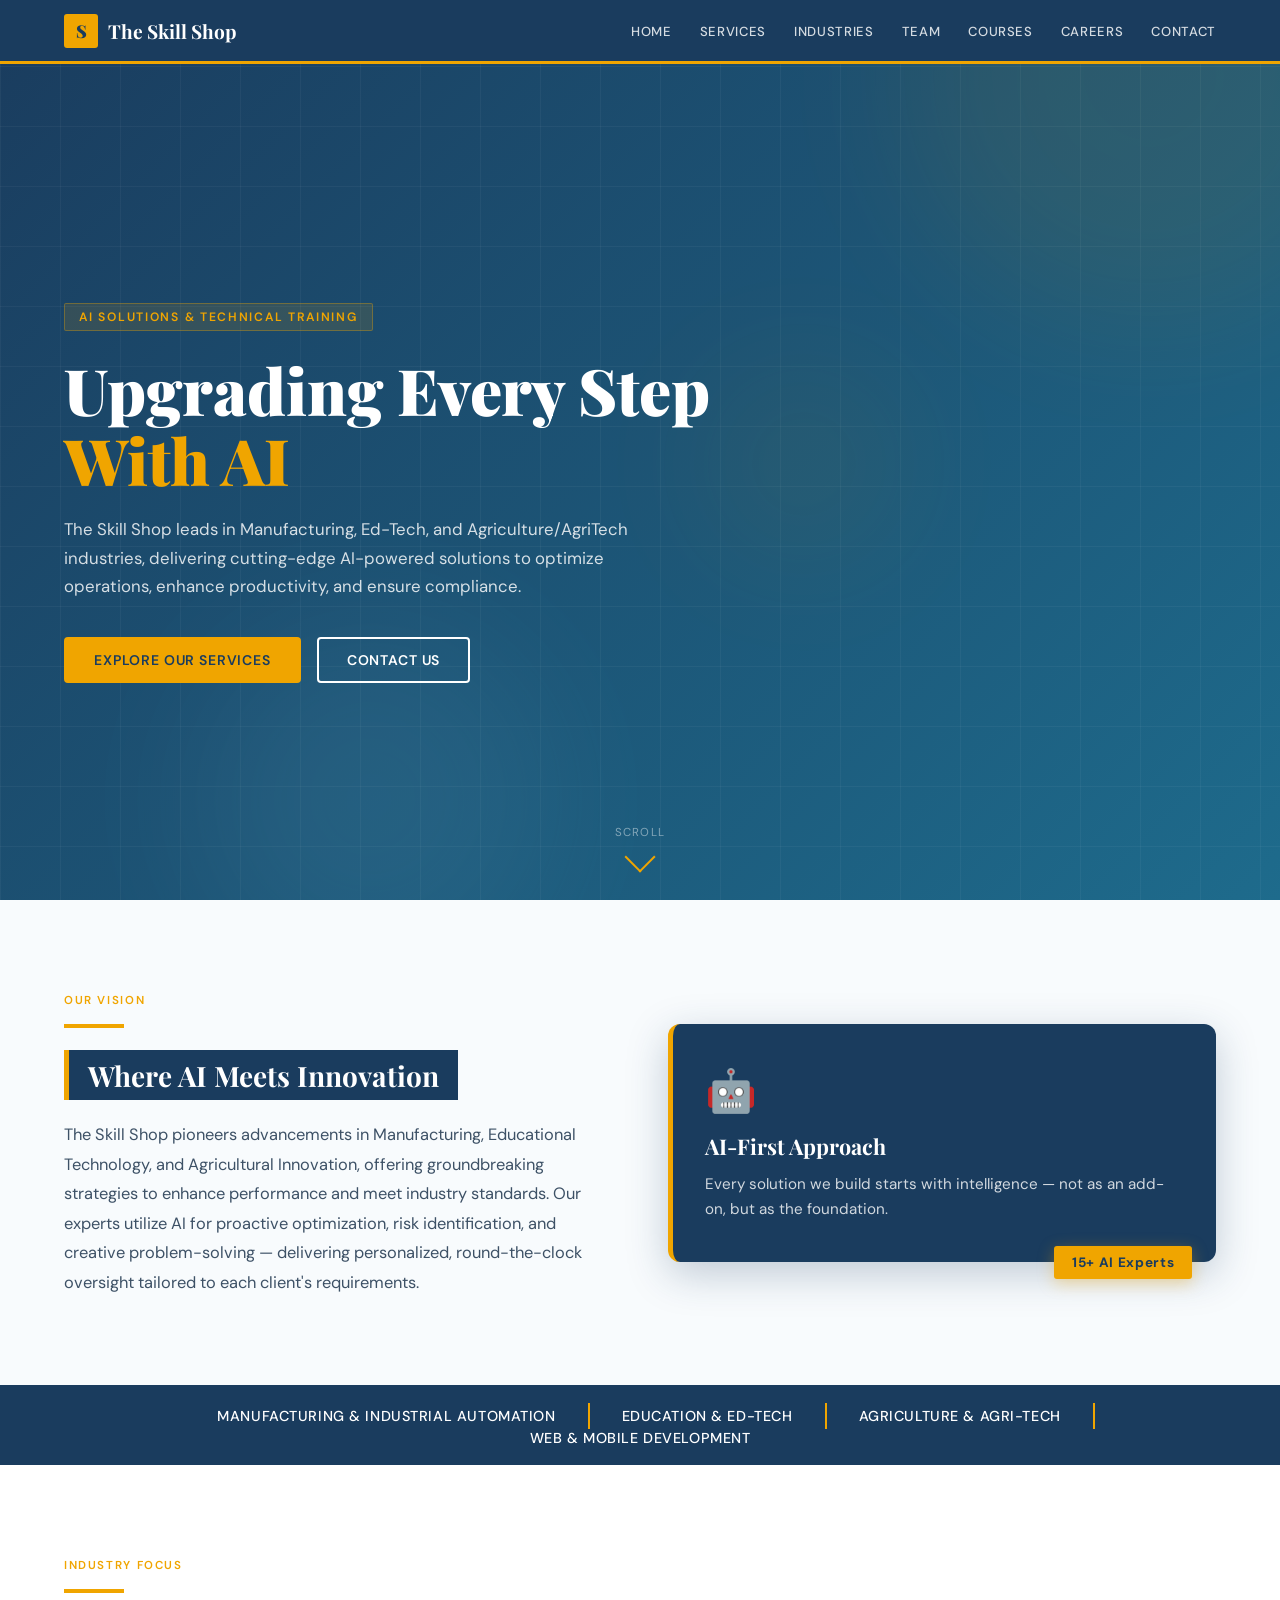
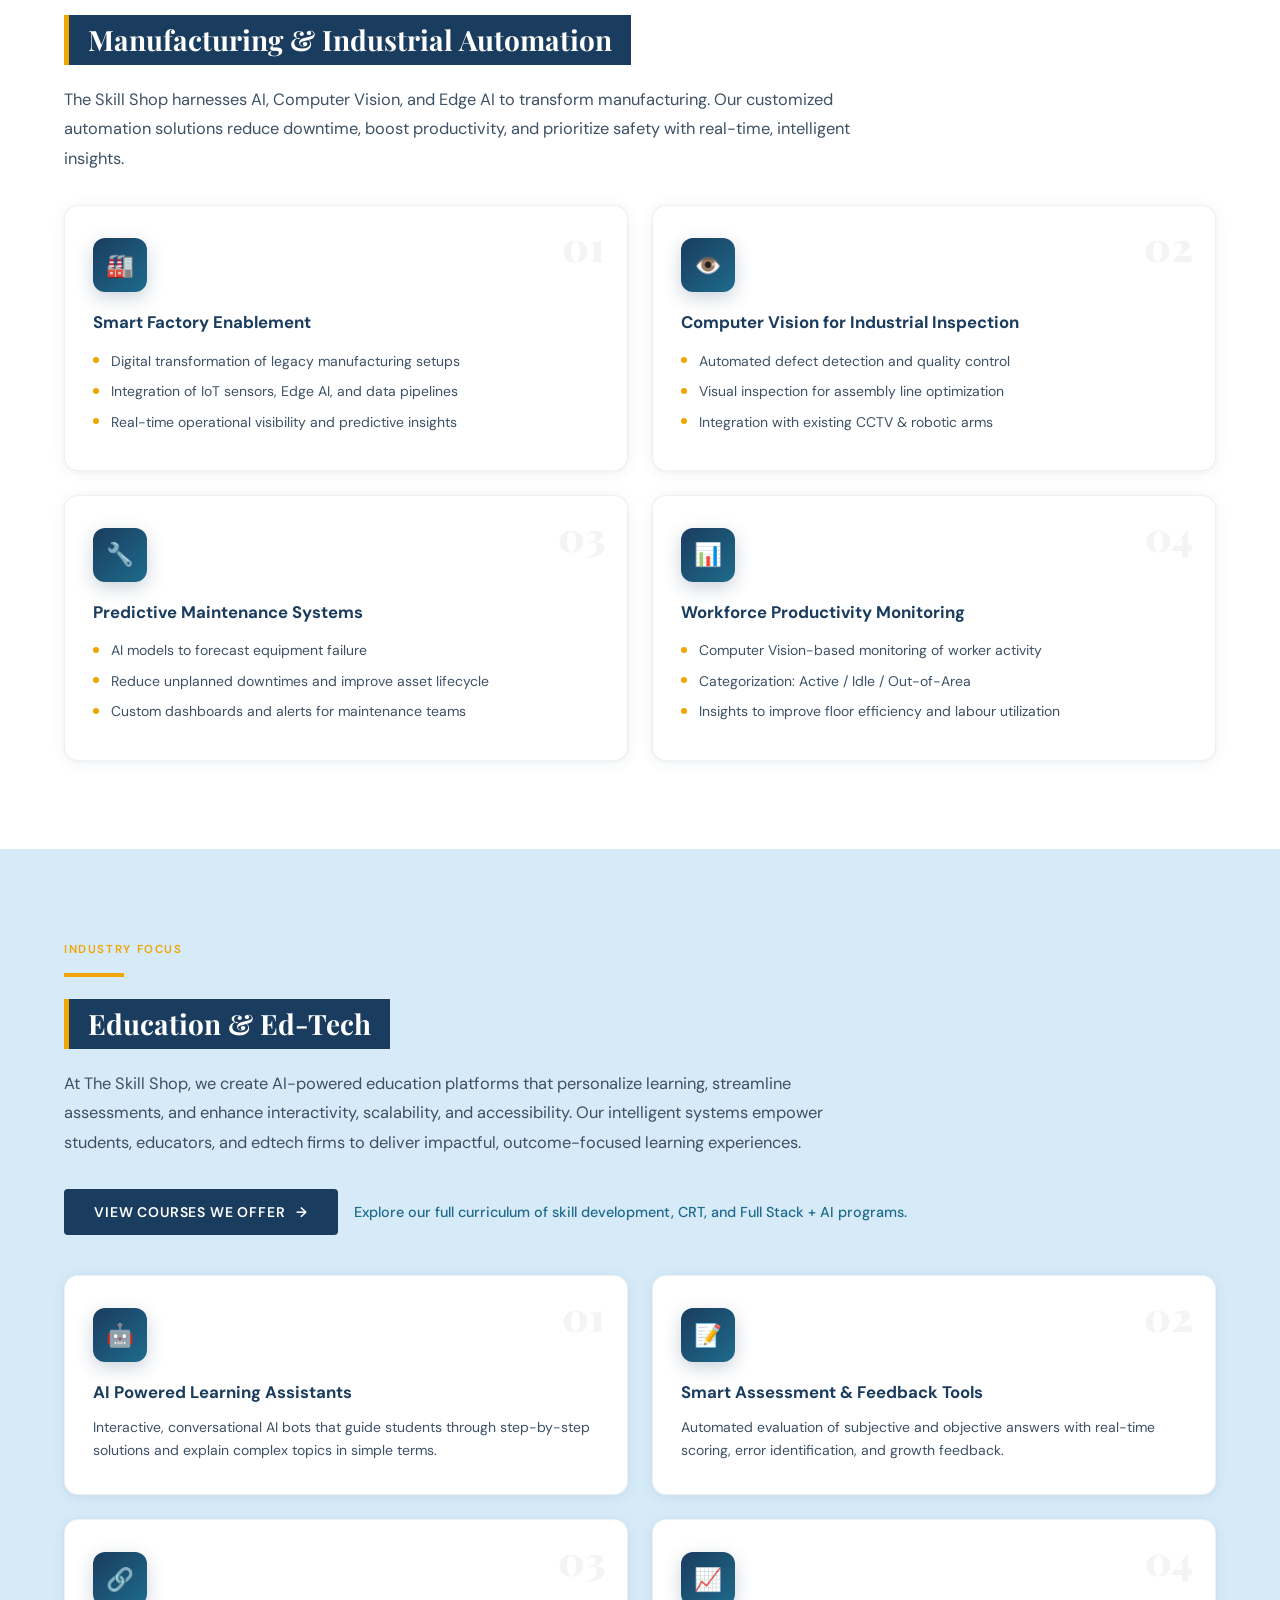
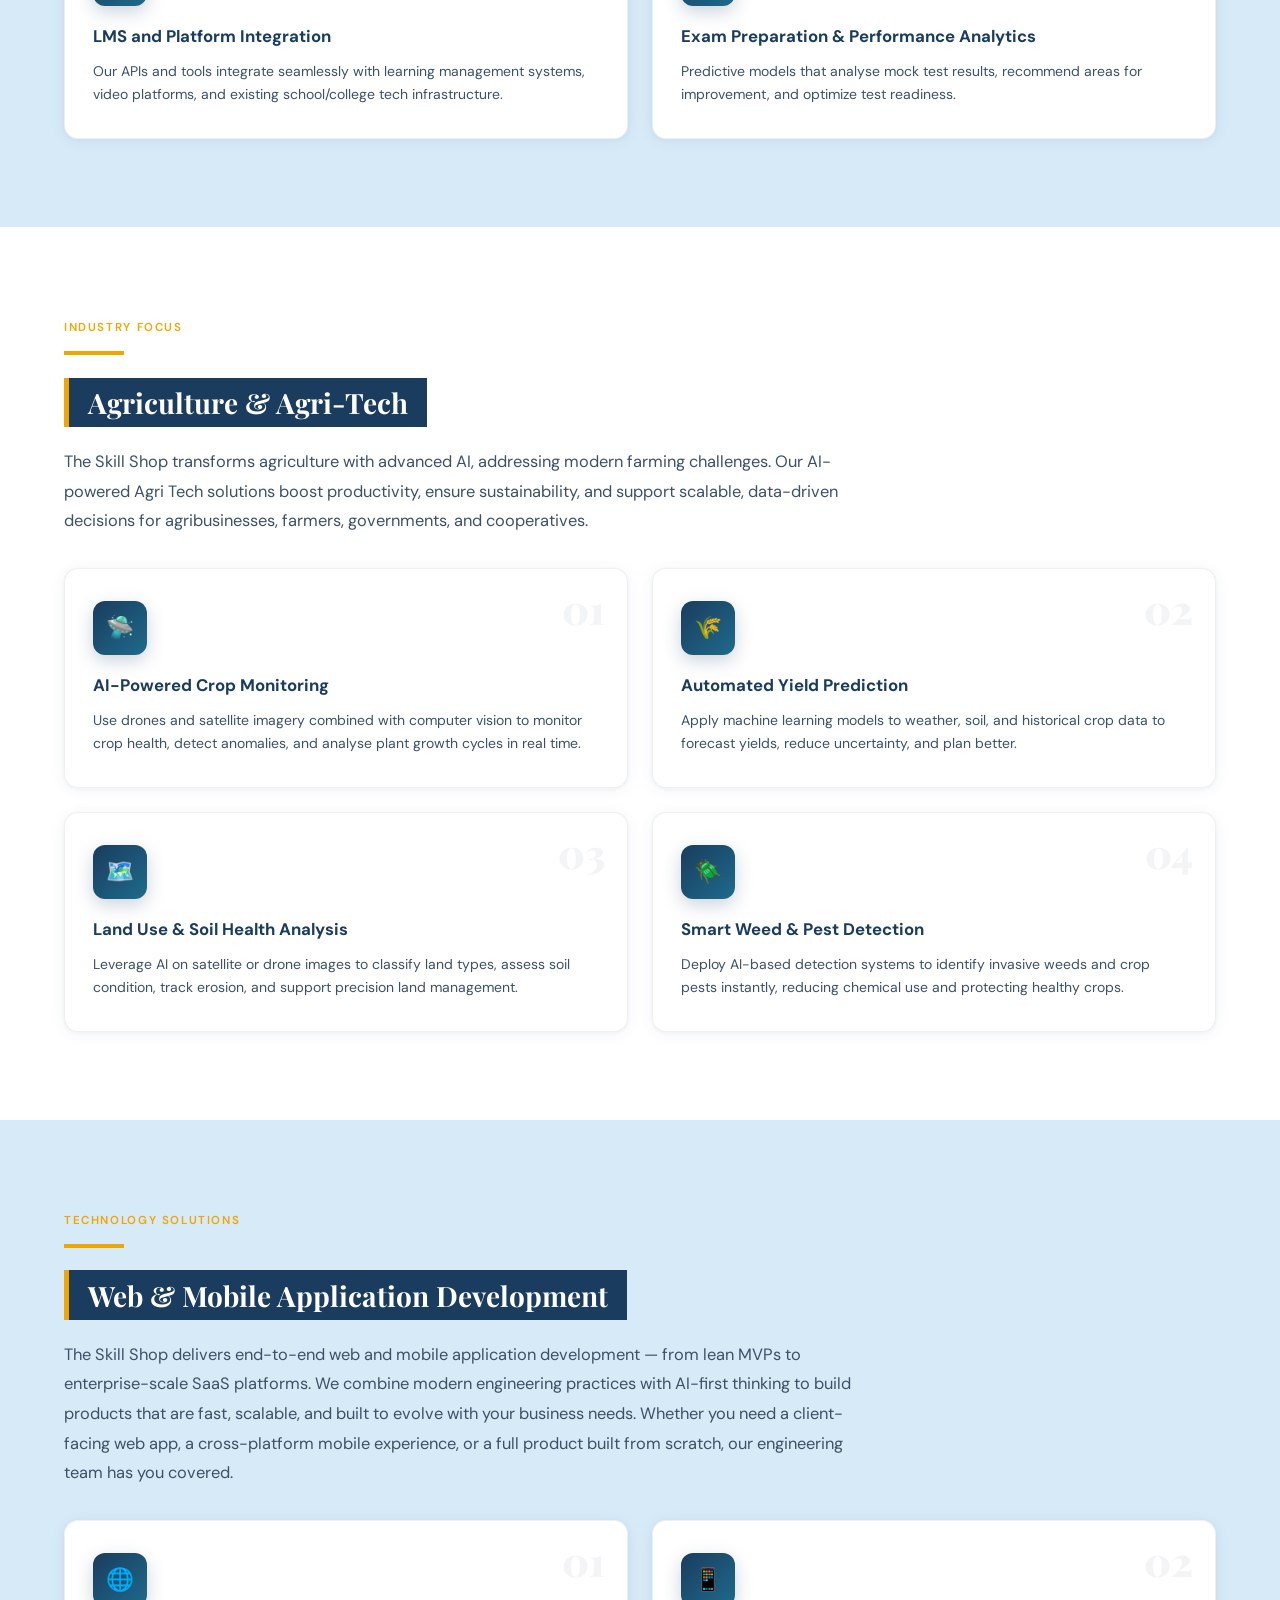
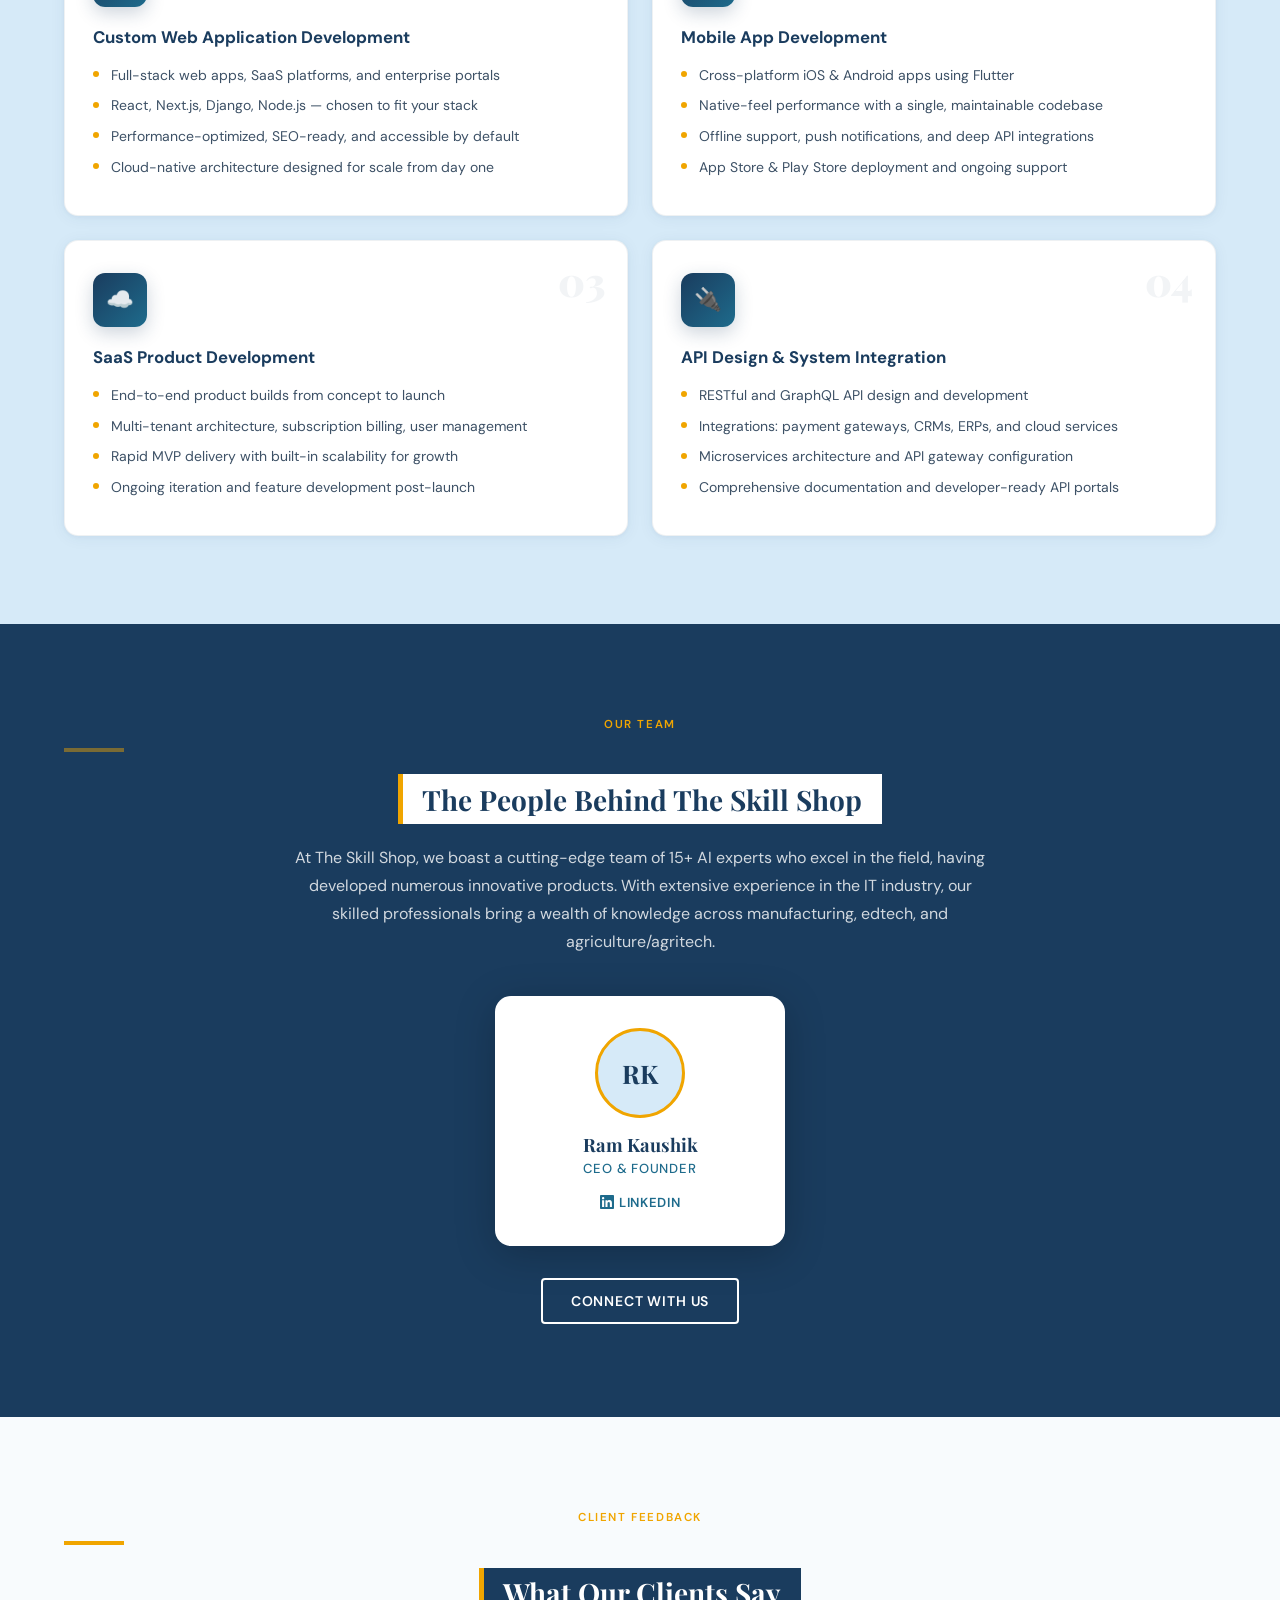
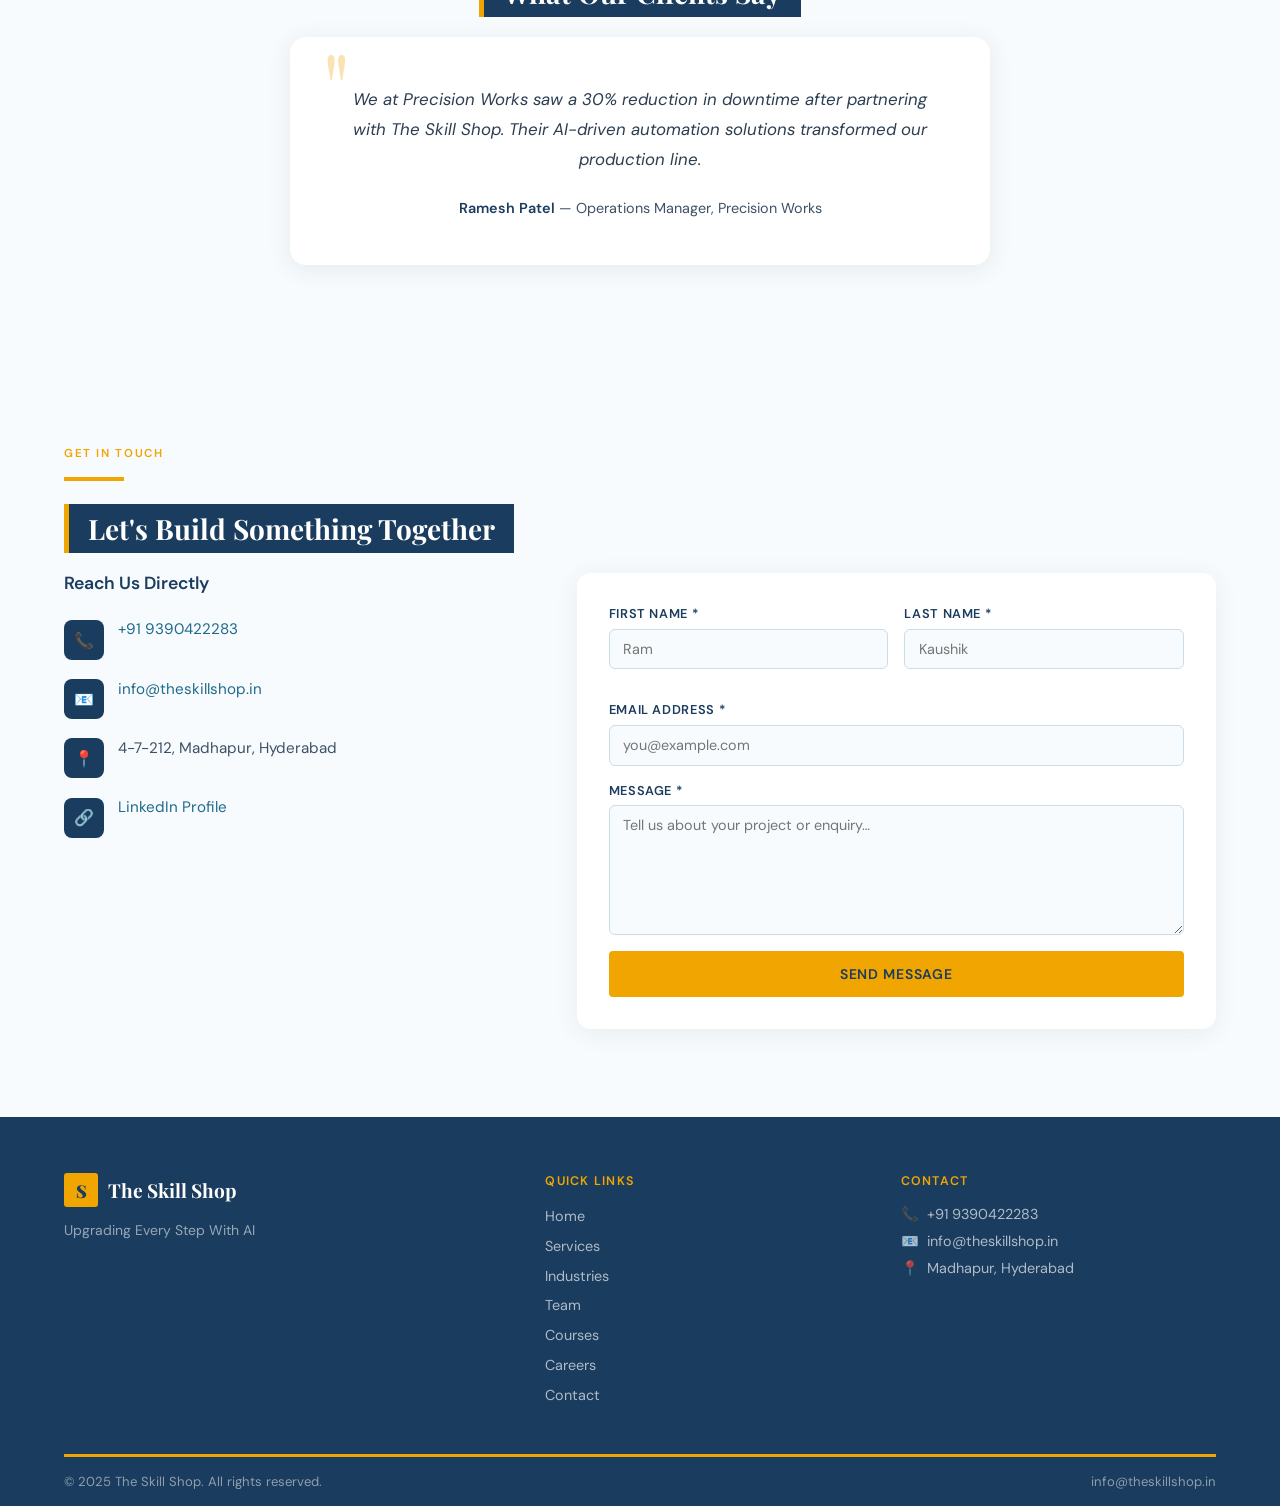
<file: index.html>
<!DOCTYPE html>
<html lang="en">
<head>
  <meta charset="UTF-8" />
  <meta name="viewport" content="width=device-width, initial-scale=1.0" />
  <title>The Skill Shop | Upgrading Every Step With AI</title>
  <meta name="description" content="The Skill Shop — AI-powered training and solutions for Manufacturing, Ed-Tech, and AgriTech industries. Based in Hyderabad, India." />
  <meta name="keywords" content="AI training, skill development, MERN training, Java training, GenAI, EdTech, Manufacturing AI, The Skill Shop" />
  <meta property="og:title" content="The Skill Shop | Upgrading Every Step With AI" />
  <meta property="og:description" content="AI-powered training and technology solutions for Manufacturing, Education, and Agriculture industries." />
  <meta property="og:type" content="website" />
  <meta name="robots" content="index, follow" />
  <link rel="canonical" href="https://theskillshop.in/" />
  <link rel="preconnect" href="https://fonts.googleapis.com" />
  <link rel="preconnect" href="https://fonts.gstatic.com" crossorigin />
  <link href="https://fonts.googleapis.com/css2?family=Playfair+Display:wght@700;900&family=DM+Sans:wght@300;400;500;600&display=swap" rel="stylesheet" />
  <link rel="stylesheet" href="css/styles.css" />
</head>
<body>

<!-- ── NAVIGATION ── -->
<nav id="navbar" role="navigation" aria-label="Main navigation">
  <div class="container nav-inner">
    <a href="index.html" class="nav-logo" aria-label="The Skill Shop Home">
      <div class="logo-icon" aria-hidden="true">S</div>
      The Skill Shop
    </a>
    <ul class="nav-links" role="list">
      <li><a href="index.html" class="active">Home</a></li>
      <li><a href="#services">Services</a></li>
      <li><a href="#industries">Industries</a></li>
      <li><a href="#team">Team</a></li>
      <li><a href="courses.html">Courses</a></li>
      <li><a href="careers.html">Careers</a></li>
      <li><a href="#contact">Contact</a></li>
    </ul>
    <button class="hamburger" aria-label="Toggle navigation menu" aria-expanded="false">
      <span></span><span></span><span></span>
    </button>
  </div>
</nav>

<!-- ── HERO ── -->
<section id="hero" aria-labelledby="hero-headline">
  <div class="hero-orb hero-orb-1" aria-hidden="true"></div>
  <div class="hero-orb hero-orb-2" aria-hidden="true"></div>
  <div class="hero-orb hero-orb-3" aria-hidden="true"></div>
  <div class="container">
    <div class="hero-content">
      <span class="hero-label">AI Solutions &amp; Technical Training</span>
      <h1 class="hero-headline" id="hero-headline">
        Upgrading Every Step<br /><span>With AI</span>
      </h1>
      <p class="hero-sub">
        The Skill Shop leads in Manufacturing, Ed-Tech, and Agriculture/AgriTech industries,
        delivering cutting-edge AI-powered solutions to optimize operations, enhance productivity,
        and ensure compliance.
      </p>
      <div class="hero-ctas">
        <a href="#services" class="btn btn-primary">Explore Our Services</a>
        <a href="#contact" class="btn btn-outline">Contact Us</a>
      </div>
    </div>
  </div>
  <div class="scroll-indicator" aria-hidden="true">
    <span>Scroll</span>
    <div class="scroll-arrow"></div>
  </div>
</section>

<!-- ── VISION ── -->
<section id="vision" aria-labelledby="vision-heading">
  <div class="container">
    <div class="vision-grid">
      <div class="vision-text reveal">
        <span class="section-label">Our Vision</span>
        <div class="gold-bar"></div>
        <div class="section-header" id="vision-heading">Where AI Meets Innovation</div>
        <p>
          The Skill Shop pioneers advancements in Manufacturing, Educational Technology, and
          Agricultural Innovation, offering groundbreaking strategies to enhance performance and
          meet industry standards. Our experts utilize AI for proactive optimization, risk
          identification, and creative problem-solving — delivering personalized, round-the-clock
          oversight tailored to each client's requirements.
        </p>
      </div>
      <div class="vision-card reveal" style="transition-delay:0.15s">
        <div class="vision-card-icon" aria-hidden="true">🤖</div>
        <h3>AI-First Approach</h3>
        <p>Every solution we build starts with intelligence — not as an add-on, but as the foundation.</p>
        <div class="stat-badge">
          <span data-target="15" data-suffix="+">15+</span> AI Experts
        </div>
      </div>
    </div>
  </div>
</section>

<!-- ── INDUSTRIES STRIP ── -->
<div id="industries" aria-label="Industries we serve">
  <div id="industries-strip">
    <div class="container">
      <div class="strip-inner">
        <span class="strip-item">Manufacturing &amp; Industrial Automation</span>
        <div class="strip-divider" aria-hidden="true"></div>
        <span class="strip-item">Education &amp; Ed-Tech</span>
        <div class="strip-divider" aria-hidden="true"></div>
        <span class="strip-item">Agriculture &amp; Agri-Tech</span>
        <div class="strip-divider" aria-hidden="true"></div>
        <span class="strip-item">Web &amp; Mobile Development</span>
      </div>
    </div>
  </div>
</div>

<!-- ── MANUFACTURING ── -->
<section id="services" class="industry-section light-bg" aria-labelledby="mfg-heading">
  <div class="container">
    <span class="section-label reveal">Industry Focus</span>
    <div class="gold-bar reveal" style="transition-delay:0.05s"></div>
    <div class="section-header reveal" id="mfg-heading" style="transition-delay:0.1s">Manufacturing &amp; Industrial Automation</div>
    <p class="industry-intro reveal" style="transition-delay:0.15s">
      The Skill Shop harnesses AI, Computer Vision, and Edge AI to transform manufacturing.
      Our customized automation solutions reduce downtime, boost productivity, and prioritize
      safety with real-time, intelligent insights.
    </p>
    <div class="cards-grid">
      <div class="service-card reveal" style="transition-delay:0.1s">
        <span class="card-number" aria-hidden="true">01</span>
        <div class="card-icon-area" aria-hidden="true">🏭</div>
        <h3>Smart Factory Enablement</h3>
        <ul>
          <li>Digital transformation of legacy manufacturing setups</li>
          <li>Integration of IoT sensors, Edge AI, and data pipelines</li>
          <li>Real-time operational visibility and predictive insights</li>
        </ul>
      </div>
      <div class="service-card reveal" style="transition-delay:0.2s">
        <span class="card-number" aria-hidden="true">02</span>
        <div class="card-icon-area" aria-hidden="true">👁️</div>
        <h3>Computer Vision for Industrial Inspection</h3>
        <ul>
          <li>Automated defect detection and quality control</li>
          <li>Visual inspection for assembly line optimization</li>
          <li>Integration with existing CCTV &amp; robotic arms</li>
        </ul>
      </div>
      <div class="service-card reveal" style="transition-delay:0.3s">
        <span class="card-number" aria-hidden="true">03</span>
        <div class="card-icon-area" aria-hidden="true">🔧</div>
        <h3>Predictive Maintenance Systems</h3>
        <ul>
          <li>AI models to forecast equipment failure</li>
          <li>Reduce unplanned downtimes and improve asset lifecycle</li>
          <li>Custom dashboards and alerts for maintenance teams</li>
        </ul>
      </div>
      <div class="service-card reveal" style="transition-delay:0.4s">
        <span class="card-number" aria-hidden="true">04</span>
        <div class="card-icon-area" aria-hidden="true">📊</div>
        <h3>Workforce Productivity Monitoring</h3>
        <ul>
          <li>Computer Vision-based monitoring of worker activity</li>
          <li>Categorization: Active / Idle / Out-of-Area</li>
          <li>Insights to improve floor efficiency and labour utilization</li>
        </ul>
      </div>
    </div>
  </div>
</section>

<!-- ── EDUCATION & ED-TECH ── -->
<section id="edtech" class="industry-section teal-light" aria-labelledby="edtech-heading">
  <div class="container">
    <span class="section-label reveal">Industry Focus</span>
    <div class="gold-bar reveal" style="transition-delay:0.05s"></div>
    <div class="section-header reveal" id="edtech-heading" style="transition-delay:0.1s">Education &amp; Ed-Tech</div>
    <p class="industry-intro reveal" style="transition-delay:0.15s">
      At The Skill Shop, we create AI-powered education platforms that personalize learning,
      streamline assessments, and enhance interactivity, scalability, and accessibility. Our
      intelligent systems empower students, educators, and edtech firms to deliver impactful,
      outcome-focused learning experiences.
    </p>
    <div class="courses-cta-wrap reveal" style="transition-delay:0.2s">
      <a href="courses.html" class="btn btn-teal">
        View Courses We Offer
        <span style="margin-left:0.4rem">→</span>
      </a>
      <p>Explore our full curriculum of skill development, CRT, and Full Stack + AI programs.</p>
    </div>
    <div class="cards-grid">
      <div class="service-card reveal" style="transition-delay:0.1s">
        <span class="card-number" aria-hidden="true">01</span>
        <div class="card-icon-area" aria-hidden="true">🤖</div>
        <h3>AI Powered Learning Assistants</h3>
        <p>Interactive, conversational AI bots that guide students through step-by-step solutions and explain complex topics in simple terms.</p>
      </div>
      <div class="service-card reveal" style="transition-delay:0.2s">
        <span class="card-number" aria-hidden="true">02</span>
        <div class="card-icon-area" aria-hidden="true">📝</div>
        <h3>Smart Assessment &amp; Feedback Tools</h3>
        <p>Automated evaluation of subjective and objective answers with real-time scoring, error identification, and growth feedback.</p>
      </div>
      <div class="service-card reveal" style="transition-delay:0.3s">
        <span class="card-number" aria-hidden="true">03</span>
        <div class="card-icon-area" aria-hidden="true">🔗</div>
        <h3>LMS and Platform Integration</h3>
        <p>Our APIs and tools integrate seamlessly with learning management systems, video platforms, and existing school/college tech infrastructure.</p>
      </div>
      <div class="service-card reveal" style="transition-delay:0.4s">
        <span class="card-number" aria-hidden="true">04</span>
        <div class="card-icon-area" aria-hidden="true">📈</div>
        <h3>Exam Preparation &amp; Performance Analytics</h3>
        <p>Predictive models that analyse mock test results, recommend areas for improvement, and optimize test readiness.</p>
      </div>
    </div>
  </div>
</section>

<!-- ── AGRICULTURE ── -->
<section id="agritech" class="industry-section light-bg" aria-labelledby="agri-heading">
  <div class="container">
    <span class="section-label reveal">Industry Focus</span>
    <div class="gold-bar reveal" style="transition-delay:0.05s"></div>
    <div class="section-header reveal" id="agri-heading" style="transition-delay:0.1s">Agriculture &amp; Agri-Tech</div>
    <p class="industry-intro reveal" style="transition-delay:0.15s">
      The Skill Shop transforms agriculture with advanced AI, addressing modern farming challenges.
      Our AI-powered Agri Tech solutions boost productivity, ensure sustainability, and support
      scalable, data-driven decisions for agribusinesses, farmers, governments, and cooperatives.
    </p>
    <div class="cards-grid">
      <div class="service-card reveal" style="transition-delay:0.1s">
        <span class="card-number" aria-hidden="true">01</span>
        <div class="card-icon-area" aria-hidden="true">🛸</div>
        <h3>AI-Powered Crop Monitoring</h3>
        <p>Use drones and satellite imagery combined with computer vision to monitor crop health, detect anomalies, and analyse plant growth cycles in real time.</p>
      </div>
      <div class="service-card reveal" style="transition-delay:0.2s">
        <span class="card-number" aria-hidden="true">02</span>
        <div class="card-icon-area" aria-hidden="true">🌾</div>
        <h3>Automated Yield Prediction</h3>
        <p>Apply machine learning models to weather, soil, and historical crop data to forecast yields, reduce uncertainty, and plan better.</p>
      </div>
      <div class="service-card reveal" style="transition-delay:0.3s">
        <span class="card-number" aria-hidden="true">03</span>
        <div class="card-icon-area" aria-hidden="true">🗺️</div>
        <h3>Land Use &amp; Soil Health Analysis</h3>
        <p>Leverage AI on satellite or drone images to classify land types, assess soil condition, track erosion, and support precision land management.</p>
      </div>
      <div class="service-card reveal" style="transition-delay:0.4s">
        <span class="card-number" aria-hidden="true">04</span>
        <div class="card-icon-area" aria-hidden="true">🪲</div>
        <h3>Smart Weed &amp; Pest Detection</h3>
        <p>Deploy AI-based detection systems to identify invasive weeds and crop pests instantly, reducing chemical use and protecting healthy crops.</p>
      </div>
    </div>
  </div>
</section>

<!-- ── WEB & MOBILE DEVELOPMENT ── -->
<section id="webmobile" class="industry-section teal-light" aria-labelledby="web-heading">
  <div class="container">
    <span class="section-label reveal">Technology Solutions</span>
    <div class="gold-bar reveal" style="transition-delay:0.05s"></div>
    <div class="section-header reveal" id="web-heading" style="transition-delay:0.1s">Web &amp; Mobile Application Development</div>
    <p class="industry-intro reveal" style="transition-delay:0.15s">
      The Skill Shop delivers end-to-end web and mobile application development — from lean MVPs to
      enterprise-scale SaaS platforms. We combine modern engineering practices with AI-first thinking
      to build products that are fast, scalable, and built to evolve with your business needs. Whether
      you need a client-facing web app, a cross-platform mobile experience, or a full product built
      from scratch, our engineering team has you covered.
    </p>
    <div class="cards-grid">
      <div class="service-card reveal" style="transition-delay:0.1s">
        <span class="card-number" aria-hidden="true">01</span>
        <div class="card-icon-area" aria-hidden="true">🌐</div>
        <h3>Custom Web Application Development</h3>
        <ul>
          <li>Full-stack web apps, SaaS platforms, and enterprise portals</li>
          <li>React, Next.js, Django, Node.js — chosen to fit your stack</li>
          <li>Performance-optimized, SEO-ready, and accessible by default</li>
          <li>Cloud-native architecture designed for scale from day one</li>
        </ul>
      </div>
      <div class="service-card reveal" style="transition-delay:0.2s">
        <span class="card-number" aria-hidden="true">02</span>
        <div class="card-icon-area" aria-hidden="true">📱</div>
        <h3>Mobile App Development</h3>
        <ul>
          <li>Cross-platform iOS &amp; Android apps using Flutter</li>
          <li>Native-feel performance with a single, maintainable codebase</li>
          <li>Offline support, push notifications, and deep API integrations</li>
          <li>App Store &amp; Play Store deployment and ongoing support</li>
        </ul>
      </div>
      <div class="service-card reveal" style="transition-delay:0.3s">
        <span class="card-number" aria-hidden="true">03</span>
        <div class="card-icon-area" aria-hidden="true">☁️</div>
        <h3>SaaS Product Development</h3>
        <ul>
          <li>End-to-end product builds from concept to launch</li>
          <li>Multi-tenant architecture, subscription billing, user management</li>
          <li>Rapid MVP delivery with built-in scalability for growth</li>
          <li>Ongoing iteration and feature development post-launch</li>
        </ul>
      </div>
      <div class="service-card reveal" style="transition-delay:0.4s">
        <span class="card-number" aria-hidden="true">04</span>
        <div class="card-icon-area" aria-hidden="true">🔌</div>
        <h3>API Design &amp; System Integration</h3>
        <ul>
          <li>RESTful and GraphQL API design and development</li>
          <li>Integrations: payment gateways, CRMs, ERPs, and cloud services</li>
          <li>Microservices architecture and API gateway configuration</li>
          <li>Comprehensive documentation and developer-ready API portals</li>
        </ul>
      </div>
    </div>
  </div>
</section>

<!-- ── TEAM ── -->
<section id="team" aria-labelledby="team-heading">
  <div class="container">
    <span class="section-label reveal">Our Team</span>
    <div class="gold-bar reveal" style="transition-delay:0.05s;background:rgba(240,165,0,0.45)"></div>
    <div class="section-header reveal" id="team-heading" style="transition-delay:0.1s">The People Behind The Skill Shop</div>
    <p class="team-intro reveal" style="transition-delay:0.15s">
      At The Skill Shop, we boast a cutting-edge team of 15+ AI experts who excel in the field,
      having developed numerous innovative products. With extensive experience in the IT industry,
      our skilled professionals bring a wealth of knowledge across manufacturing, edtech, and
      agriculture/agritech.
    </p>
    <div class="team-card-wrap reveal" style="transition-delay:0.2s">
      <div class="team-card">
        <div class="team-avatar" aria-label="Ram Kaushik initials avatar">RK</div>
        <h3>Ram Kaushik</h3>
        <div class="role">CEO &amp; Founder</div>
        <a href="https://www.linkedin.com/in/ram-kaushik-4ba4a61a0/" target="_blank" rel="noopener noreferrer" class="linkedin-link" aria-label="Ram Kaushik LinkedIn profile">
          <svg width="14" height="14" viewBox="0 0 24 24" fill="currentColor" aria-hidden="true"><path d="M20.447 20.452h-3.554v-5.569c0-1.328-.027-3.037-1.852-3.037-1.853 0-2.136 1.445-2.136 2.939v5.667H9.351V9h3.414v1.561h.046c.477-.9 1.637-1.85 3.37-1.85 3.601 0 4.267 2.37 4.267 5.455v6.286zM5.337 7.433a2.062 2.062 0 01-2.063-2.065 2.064 2.064 0 112.063 2.065zm1.782 13.019H3.555V9h3.564v11.452zM22.225 0H1.771C.792 0 0 .774 0 1.729v20.542C0 23.227.792 24 1.771 24h20.451C23.2 24 24 23.227 24 22.271V1.729C24 .774 23.2 0 22.222 0h.003z"/></svg>
          LinkedIn
        </a>
      </div>
    </div>
    <div class="reveal" style="transition-delay:0.3s;text-align:center">
      <a href="#contact" class="btn btn-outline">Connect With Us</a>
    </div>
  </div>
</section>

<!-- ── TESTIMONIALS ── -->
<section id="testimonials" aria-labelledby="testimonials-heading">
  <div class="container">
    <span class="section-label reveal">Client Feedback</span>
    <div class="gold-bar reveal" style="transition-delay:0.05s"></div>
    <div class="section-header reveal" id="testimonials-heading" style="transition-delay:0.1s">What Our Clients Say</div>
    <div class="testimonial-card reveal" style="transition-delay:0.15s">
      <div class="quote-mark" aria-hidden="true">"</div>
      <blockquote>
        We at Precision Works saw a 30% reduction in downtime after partnering with The Skill Shop.
        Their AI-driven automation solutions transformed our production line.
      </blockquote>
      <div class="testimonial-attribution">
        Ramesh Patel <span> — Operations Manager, Precision Works</span>
      </div>
    </div>
  </div>
</section>

<!-- ── CONTACT ── -->
<section id="contact" aria-labelledby="contact-heading">
  <div class="container">
    <span class="section-label reveal">Get In Touch</span>
    <div class="gold-bar reveal" style="transition-delay:0.05s"></div>
    <div class="section-header reveal" id="contact-heading" style="transition-delay:0.1s">Let's Build Something Together</div>
    <div class="contact-grid">
      <div class="contact-info reveal" style="transition-delay:0.1s">
        <h3>Reach Us Directly</h3>
        <div class="contact-item">
          <div class="contact-item-icon" aria-hidden="true">📞</div>
          <div class="contact-item-text"><a href="tel:+919390422283">+91 9390422283</a></div>
        </div>
        <div class="contact-item">
          <div class="contact-item-icon" aria-hidden="true">📧</div>
          <div class="contact-item-text"><a href="mailto:info@theskillshop.in">info@theskillshop.in</a></div>
        </div>
        <div class="contact-item">
          <div class="contact-item-icon" aria-hidden="true">📍</div>
          <div class="contact-item-text">4-7-212, Madhapur, Hyderabad</div>
        </div>
        <div class="contact-item">
          <div class="contact-item-icon" aria-hidden="true">🔗</div>
          <div class="contact-item-text">
            <a href="https://www.linkedin.com/in/ram-kaushik-4ba4a61a0/" target="_blank" rel="noopener noreferrer">LinkedIn Profile</a>
          </div>
        </div>
      </div>
      <div class="reveal" style="transition-delay:0.2s">
        <!-- Replace YOUR_FORM_ID with your actual Formspree form ID -->
        <form id="contact-form" class="contact-form" action="https://formspree.io/f/xrejvlwp" method="POST" novalidate>
          <div class="form-row">
            <div class="form-group">
              <label for="first-name">First Name <span aria-hidden="true">*</span></label>
              <input type="text" id="first-name" name="first_name" required autocomplete="given-name" placeholder="Ram" />
            </div>
            <div class="form-group">
              <label for="last-name">Last Name <span aria-hidden="true">*</span></label>
              <input type="text" id="last-name" name="last_name" required autocomplete="family-name" placeholder="Kaushik" />
            </div>
          </div>
          <div class="form-group">
            <label for="email">Email Address <span aria-hidden="true">*</span></label>
            <input type="email" id="email" name="email" required autocomplete="email" placeholder="you@example.com" />
          </div>
          <div class="form-group">
            <label for="message">Message <span aria-hidden="true">*</span></label>
            <textarea id="message" name="message" required placeholder="Tell us about your project or enquiry…"></textarea>
          </div>
          <button type="submit" class="btn btn-primary" style="width:100%">Send Message</button>
          <div id="form-success" class="form-success" role="alert">Thank you! We'll be in touch soon.</div>
        </form>
      </div>
    </div>
  </div>
</section>

<!-- ── FOOTER ── -->
<footer id="footer" role="contentinfo">
  <div class="container">
    <div class="footer-grid">
      <div class="footer-logo-wrap">
        <a href="index.html" class="nav-logo"><div class="logo-icon" aria-hidden="true">S</div>The Skill Shop</a>
        <p class="footer-tagline">Upgrading Every Step With AI</p>
      </div>
      <div>
        <div class="footer-heading">Quick Links</div>
        <ul class="footer-links" role="list">
          <li><a href="index.html">Home</a></li>
          <li><a href="#services">Services</a></li>
          <li><a href="#industries">Industries</a></li>
          <li><a href="#team">Team</a></li>
          <li><a href="courses.html">Courses</a></li>
          <li><a href="careers.html">Careers</a></li>
          <li><a href="#contact">Contact</a></li>
        </ul>
      </div>
      <div>
        <div class="footer-heading">Contact</div>
        <div class="footer-contact-item"><span aria-hidden="true">📞</span><a href="tel:+919390422283" style="color:inherit">+91 9390422283</a></div>
        <div class="footer-contact-item"><span aria-hidden="true">📧</span><a href="mailto:info@theskillshop.in" style="color:inherit">info@theskillshop.in</a></div>
        <div class="footer-contact-item"><span aria-hidden="true">📍</span><span>Madhapur, Hyderabad</span></div>
      </div>
    </div>
    <div class="footer-bottom">
      <p>© 2025 The Skill Shop. All rights reserved.</p>
      <p>info@theskillshop.in</p>
    </div>
  </div>
</footer>

<script src="js/main.js"></script>
</body>
</html>
</file>
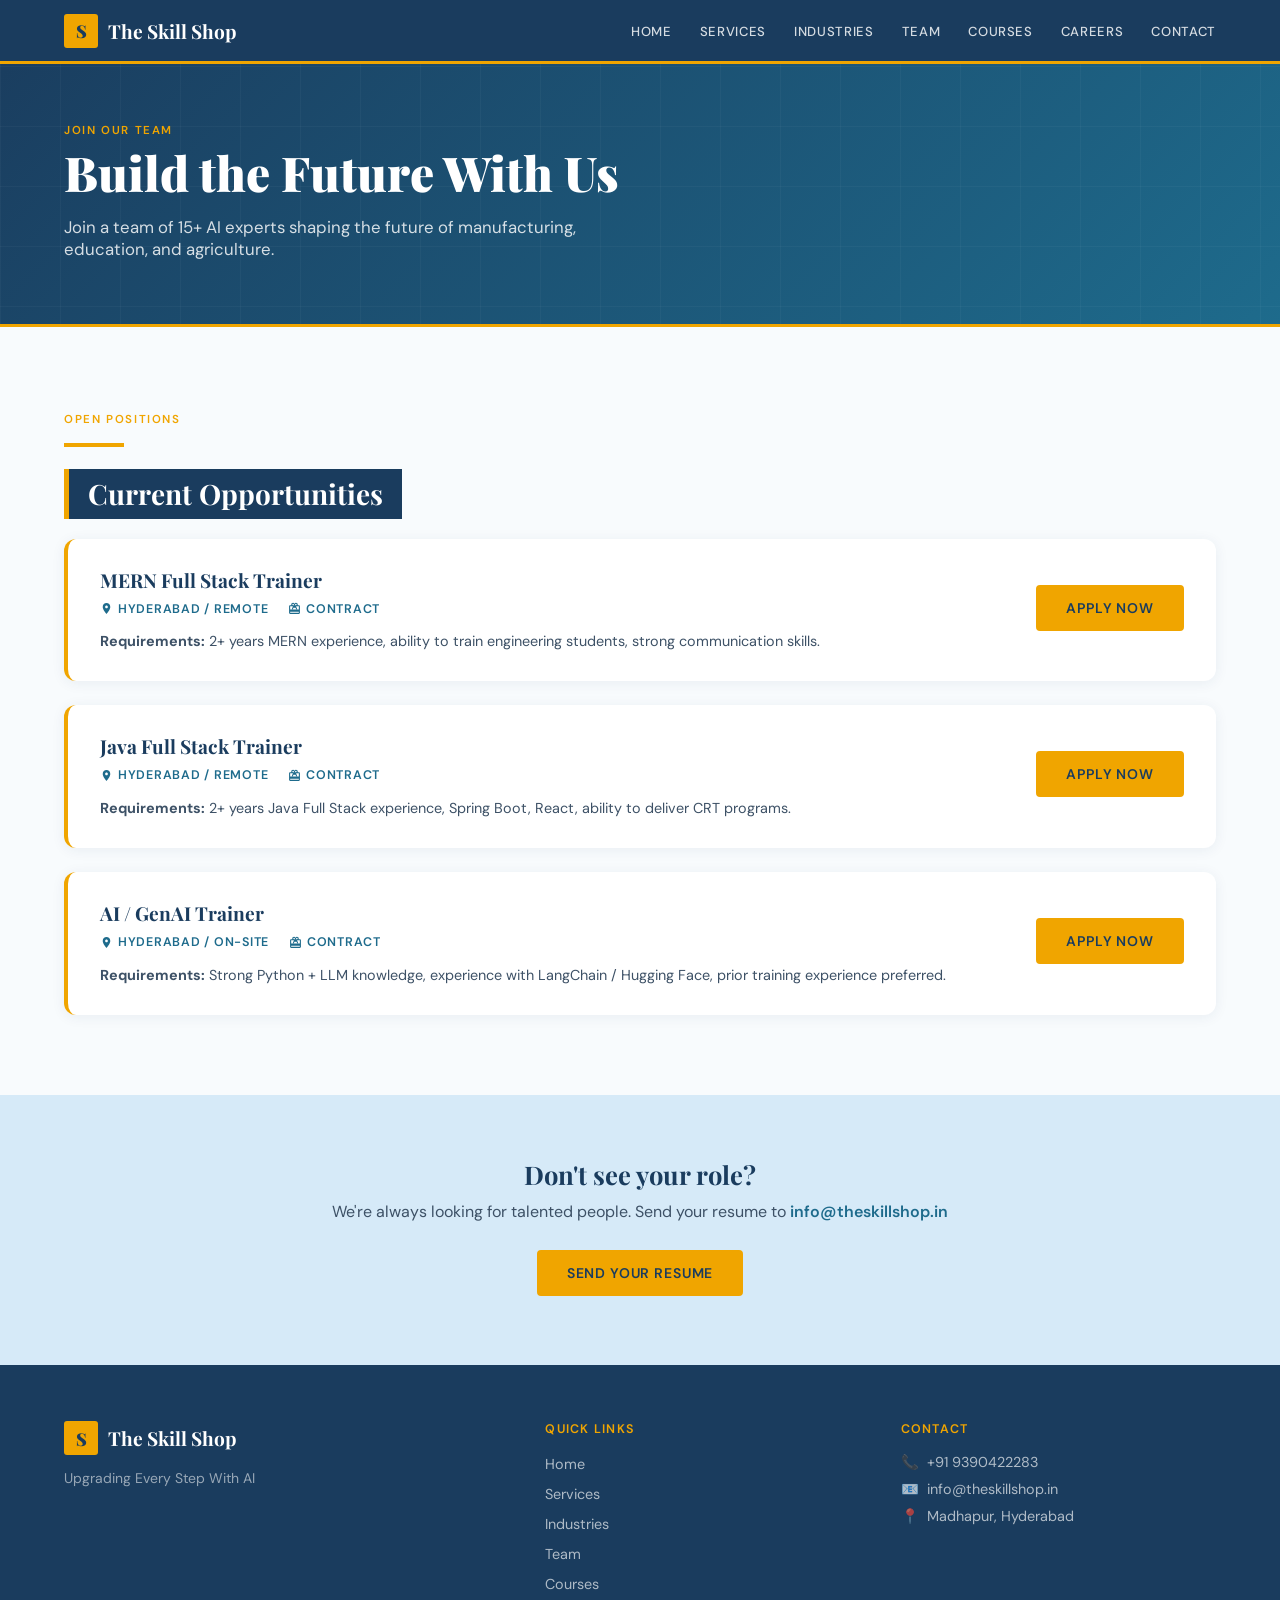
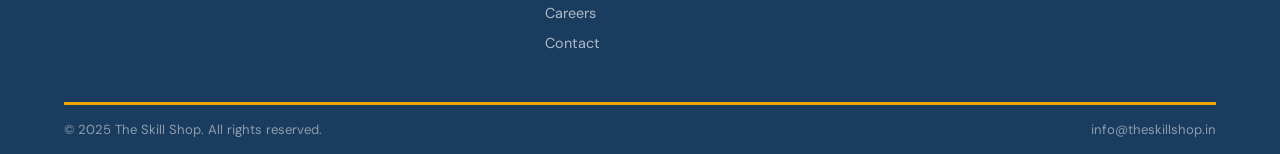
<file: careers.html>
<!DOCTYPE html>
<html lang="en">
<head>
  <meta charset="UTF-8" />
  <meta name="viewport" content="width=device-width, initial-scale=1.0" />
  <title>Careers | The Skill Shop</title>

  <!-- SEO Meta -->
  <meta name="description" content="The Skill Shop — AI-powered training and solutions for Manufacturing, Ed-Tech, and AgriTech industries. Based in Hyderabad, India." />
  <meta name="keywords" content="AI training, skill development, MERN training, Java training, GenAI, EdTech, Manufacturing AI, The Skill Shop" />
  <meta property="og:title" content="The Skill Shop | Upgrading Every Step With AI" />
  <meta property="og:description" content="AI-powered training and technology solutions for Manufacturing, Education, and Agriculture industries." />
  <meta property="og:type" content="website" />
  <meta name="robots" content="index, follow" />
  <link rel="canonical" href="https://theskillshop.in/careers.html" />

  <!-- Fonts -->
  <link rel="preconnect" href="https://fonts.googleapis.com" />
  <link rel="preconnect" href="https://fonts.gstatic.com" crossorigin />
  <link href="https://fonts.googleapis.com/css2?family=Playfair+Display:wght@700;900&family=DM+Sans:wght@300;400;500;600&display=swap" rel="stylesheet" />

  <!-- Styles -->
  <link rel="stylesheet" href="css/styles.css" />
</head>
<body>

<!-- ============================================================
     NAVIGATION
============================================================ -->
<nav id="navbar" role="navigation" aria-label="Main navigation">
  <div class="container nav-inner">
    <a href="index.html" class="nav-logo" aria-label="The Skill Shop Home">
      <div class="logo-icon" aria-hidden="true">S</div>
      The Skill Shop
    </a>

    <ul class="nav-links" role="list">
      <li><a href="index.html">Home</a></li>
      <li><a href="index.html#services">Services</a></li>
      <li><a href="index.html#industries">Industries</a></li>
      <li><a href="index.html#team">Team</a></li>
      <li><a href="courses.html">Courses</a></li>
      <li><a href="careers.html" class="active">Careers</a></li>
      <li><a href="index.html#contact">Contact</a></li>
    </ul>

    <button class="hamburger" aria-label="Toggle navigation menu" aria-expanded="false">
      <span></span>
      <span></span>
      <span></span>
    </button>
  </div>
</nav>

<!-- ============================================================
     CAREERS HERO
============================================================ -->
<header class="careers-hero" role="banner">
  <div class="container careers-hero-content">
    <span class="section-label" style="color:var(--accent-gold)">Join Our Team</span>
    <h1>Build the Future With Us</h1>
    <p>
      Join a team of 15+ AI experts shaping the future of manufacturing, education,
      and agriculture.
    </p>
  </div>
</header>

<!-- ============================================================
     OPEN POSITIONS
============================================================ -->
<section id="jobs" aria-labelledby="jobs-heading">
  <div class="container">
    <span class="section-label reveal">Open Positions</span>
    <div class="gold-bar reveal" style="transition-delay:0.05s"></div>
    <div class="section-header reveal" id="jobs-heading" style="transition-delay:0.1s">
      Current Opportunities
    </div>

    <div class="jobs-grid">

      <!-- Job 1: MERN Full Stack Trainer -->
      <div class="job-card reveal" style="transition-delay:0.1s">
        <div class="job-info">
          <div class="job-title">MERN Full Stack Trainer</div>
          <div class="job-meta">
            <span>
              <svg width="13" height="13" viewBox="0 0 24 24" fill="currentColor" aria-hidden="true">
                <path d="M12 2C8.13 2 5 5.13 5 9c0 5.25 7 13 7 13s7-7.75 7-13c0-3.87-3.13-7-7-7zm0 9.5c-1.38 0-2.5-1.12-2.5-2.5S10.62 6.5 12 6.5s2.5 1.12 2.5 2.5S13.38 11.5 12 11.5z"/>
              </svg>
              Hyderabad / Remote
            </span>
            <span>
              <svg width="13" height="13" viewBox="0 0 24 24" fill="currentColor" aria-hidden="true">
                <path d="M20 6h-2.18c.07-.44.18-.88.18-1.34C18 2.99 16.54 1.5 14.66 1.5c-1.09 0-1.98.62-2.66 1.53L12 3.07l-.06-.04C11.28 2.12 10.39 1.5 9.34 1.5 7.46 1.5 6 2.99 6 4.66c0 .46.11.9.18 1.34H4c-1.1 0-2 .9-2 2v12c0 1.1.9 2 2 2h16c1.1 0 2-.9 2-2V8c0-1.1-.9-2-2-2zm-5.34-3c.89 0 1.34.72 1.34 1.66 0 1-.45 1.34-1 1.34h-2.54c.38-.93 1.2-3 2.2-3zM9.34 3c1 0 1.82 2.07 2.2 3H9c-.55 0-1-.34-1-1.34C8 3.72 8.45 3 9.34 3zM20 20H4v-2h16v2zm0-6H4V8h5.08L7 13.5h2l1-3h4l1 3h2l-2.08-5.5H20v6z"/>
              </svg>
              Contract
            </span>
          </div>
          <p class="job-requirements">
            <strong>Requirements:</strong> 2+ years MERN experience, ability to train
            engineering students, strong communication skills.
          </p>
        </div>
        <div class="job-apply">
          <a
            href="mailto:info@theskillshop.in?subject=Application - MERN Full Stack Trainer"
            class="btn btn-primary"
          >Apply Now</a>
        </div>
      </div>

      <!-- Job 2: Java Full Stack Trainer -->
      <div class="job-card reveal" style="transition-delay:0.2s">
        <div class="job-info">
          <div class="job-title">Java Full Stack Trainer</div>
          <div class="job-meta">
            <span>
              <svg width="13" height="13" viewBox="0 0 24 24" fill="currentColor" aria-hidden="true">
                <path d="M12 2C8.13 2 5 5.13 5 9c0 5.25 7 13 7 13s7-7.75 7-13c0-3.87-3.13-7-7-7zm0 9.5c-1.38 0-2.5-1.12-2.5-2.5S10.62 6.5 12 6.5s2.5 1.12 2.5 2.5S13.38 11.5 12 11.5z"/>
              </svg>
              Hyderabad / Remote
            </span>
            <span>
              <svg width="13" height="13" viewBox="0 0 24 24" fill="currentColor" aria-hidden="true">
                <path d="M20 6h-2.18c.07-.44.18-.88.18-1.34C18 2.99 16.54 1.5 14.66 1.5c-1.09 0-1.98.62-2.66 1.53L12 3.07l-.06-.04C11.28 2.12 10.39 1.5 9.34 1.5 7.46 1.5 6 2.99 6 4.66c0 .46.11.9.18 1.34H4c-1.1 0-2 .9-2 2v12c0 1.1.9 2 2 2h16c1.1 0 2-.9 2-2V8c0-1.1-.9-2-2-2zm-5.34-3c.89 0 1.34.72 1.34 1.66 0 1-.45 1.34-1 1.34h-2.54c.38-.93 1.2-3 2.2-3zM9.34 3c1 0 1.82 2.07 2.2 3H9c-.55 0-1-.34-1-1.34C8 3.72 8.45 3 9.34 3zM20 20H4v-2h16v2zm0-6H4V8h5.08L7 13.5h2l1-3h4l1 3h2l-2.08-5.5H20v6z"/>
              </svg>
              Contract
            </span>
          </div>
          <p class="job-requirements">
            <strong>Requirements:</strong> 2+ years Java Full Stack experience, Spring Boot,
            React, ability to deliver CRT programs.
          </p>
        </div>
        <div class="job-apply">
          <a
            href="mailto:info@theskillshop.in?subject=Application - Java Full Stack Trainer"
            class="btn btn-primary"
          >Apply Now</a>
        </div>
      </div>

      <!-- Job 3: AI/GenAI Trainer -->
      <div class="job-card reveal" style="transition-delay:0.3s">
        <div class="job-info">
          <div class="job-title">AI / GenAI Trainer</div>
          <div class="job-meta">
            <span>
              <svg width="13" height="13" viewBox="0 0 24 24" fill="currentColor" aria-hidden="true">
                <path d="M12 2C8.13 2 5 5.13 5 9c0 5.25 7 13 7 13s7-7.75 7-13c0-3.87-3.13-7-7-7zm0 9.5c-1.38 0-2.5-1.12-2.5-2.5S10.62 6.5 12 6.5s2.5 1.12 2.5 2.5S13.38 11.5 12 11.5z"/>
              </svg>
              Hyderabad / On-site
            </span>
            <span>
              <svg width="13" height="13" viewBox="0 0 24 24" fill="currentColor" aria-hidden="true">
                <path d="M20 6h-2.18c.07-.44.18-.88.18-1.34C18 2.99 16.54 1.5 14.66 1.5c-1.09 0-1.98.62-2.66 1.53L12 3.07l-.06-.04C11.28 2.12 10.39 1.5 9.34 1.5 7.46 1.5 6 2.99 6 4.66c0 .46.11.9.18 1.34H4c-1.1 0-2 .9-2 2v12c0 1.1.9 2 2 2h16c1.1 0 2-.9 2-2V8c0-1.1-.9-2-2-2zm-5.34-3c.89 0 1.34.72 1.34 1.66 0 1-.45 1.34-1 1.34h-2.54c.38-.93 1.2-3 2.2-3zM9.34 3c1 0 1.82 2.07 2.2 3H9c-.55 0-1-.34-1-1.34C8 3.72 8.45 3 9.34 3zM20 20H4v-2h16v2zm0-6H4V8h5.08L7 13.5h2l1-3h4l1 3h2l-2.08-5.5H20v6z"/>
              </svg>
              Contract
            </span>
          </div>
          <p class="job-requirements">
            <strong>Requirements:</strong> Strong Python + LLM knowledge, experience with
            LangChain / Hugging Face, prior training experience preferred.
          </p>
        </div>
        <div class="job-apply">
          <a
            href="mailto:info@theskillshop.in?subject=Application - AI GenAI Trainer"
            class="btn btn-primary"
          >Apply Now</a>
        </div>
      </div>

    </div>
  </div>
</section>

<!-- ============================================================
     DON'T SEE YOUR ROLE?
============================================================ -->
<section class="careers-bottom" aria-labelledby="open-app-heading">
  <div class="container reveal">
    <h2 id="open-app-heading">Don't see your role?</h2>
    <p>
      We're always looking for talented people. Send your resume to
      <a href="mailto:info@theskillshop.in" style="color:var(--mid-teal);font-weight:600">
        info@theskillshop.in
      </a>
    </p>
    <a
      href="mailto:info@theskillshop.in?subject=General Application"
      class="btn btn-primary"
    >Send Your Resume</a>
  </div>
</section>

<!-- ============================================================
     FOOTER
============================================================ -->
<footer id="footer" role="contentinfo">
  <div class="container">
    <div class="footer-grid">
      <!-- Brand -->
      <div class="footer-logo-wrap">
        <a href="index.html" class="nav-logo" aria-label="The Skill Shop Home">
          <div class="logo-icon" aria-hidden="true">S</div>
          The Skill Shop
        </a>
        <p class="footer-tagline">Upgrading Every Step With AI</p>
      </div>

      <!-- Quick Links -->
      <div>
        <div class="footer-heading">Quick Links</div>
        <ul class="footer-links" role="list">
          <li><a href="index.html">Home</a></li>
          <li><a href="index.html#services">Services</a></li>
          <li><a href="index.html#industries">Industries</a></li>
          <li><a href="index.html#team">Team</a></li>
          <li><a href="courses.html">Courses</a></li>
          <li><a href="careers.html">Careers</a></li>
          <li><a href="index.html#contact">Contact</a></li>
        </ul>
      </div>

      <!-- Contact -->
      <div>
        <div class="footer-heading">Contact</div>
        <div class="footer-contact-item">
          <span aria-hidden="true">📞</span>
          <a href="tel:+919390422283" style="color:inherit">+91 9390422283</a>
        </div>
        <div class="footer-contact-item">
          <span aria-hidden="true">📧</span>
          <a href="mailto:info@theskillshop.in" style="color:inherit">info@theskillshop.in</a>
        </div>
        <div class="footer-contact-item">
          <span aria-hidden="true">📍</span>
          <span>Madhapur, Hyderabad</span>
        </div>
      </div>
    </div>

    <div class="footer-bottom">
      <p>© 2025 The Skill Shop. All rights reserved.</p>
      <p>info@theskillshop.in</p>
    </div>
  </div>
</footer>

<script src="js/main.js"></script>
</body>
</html>
</file>
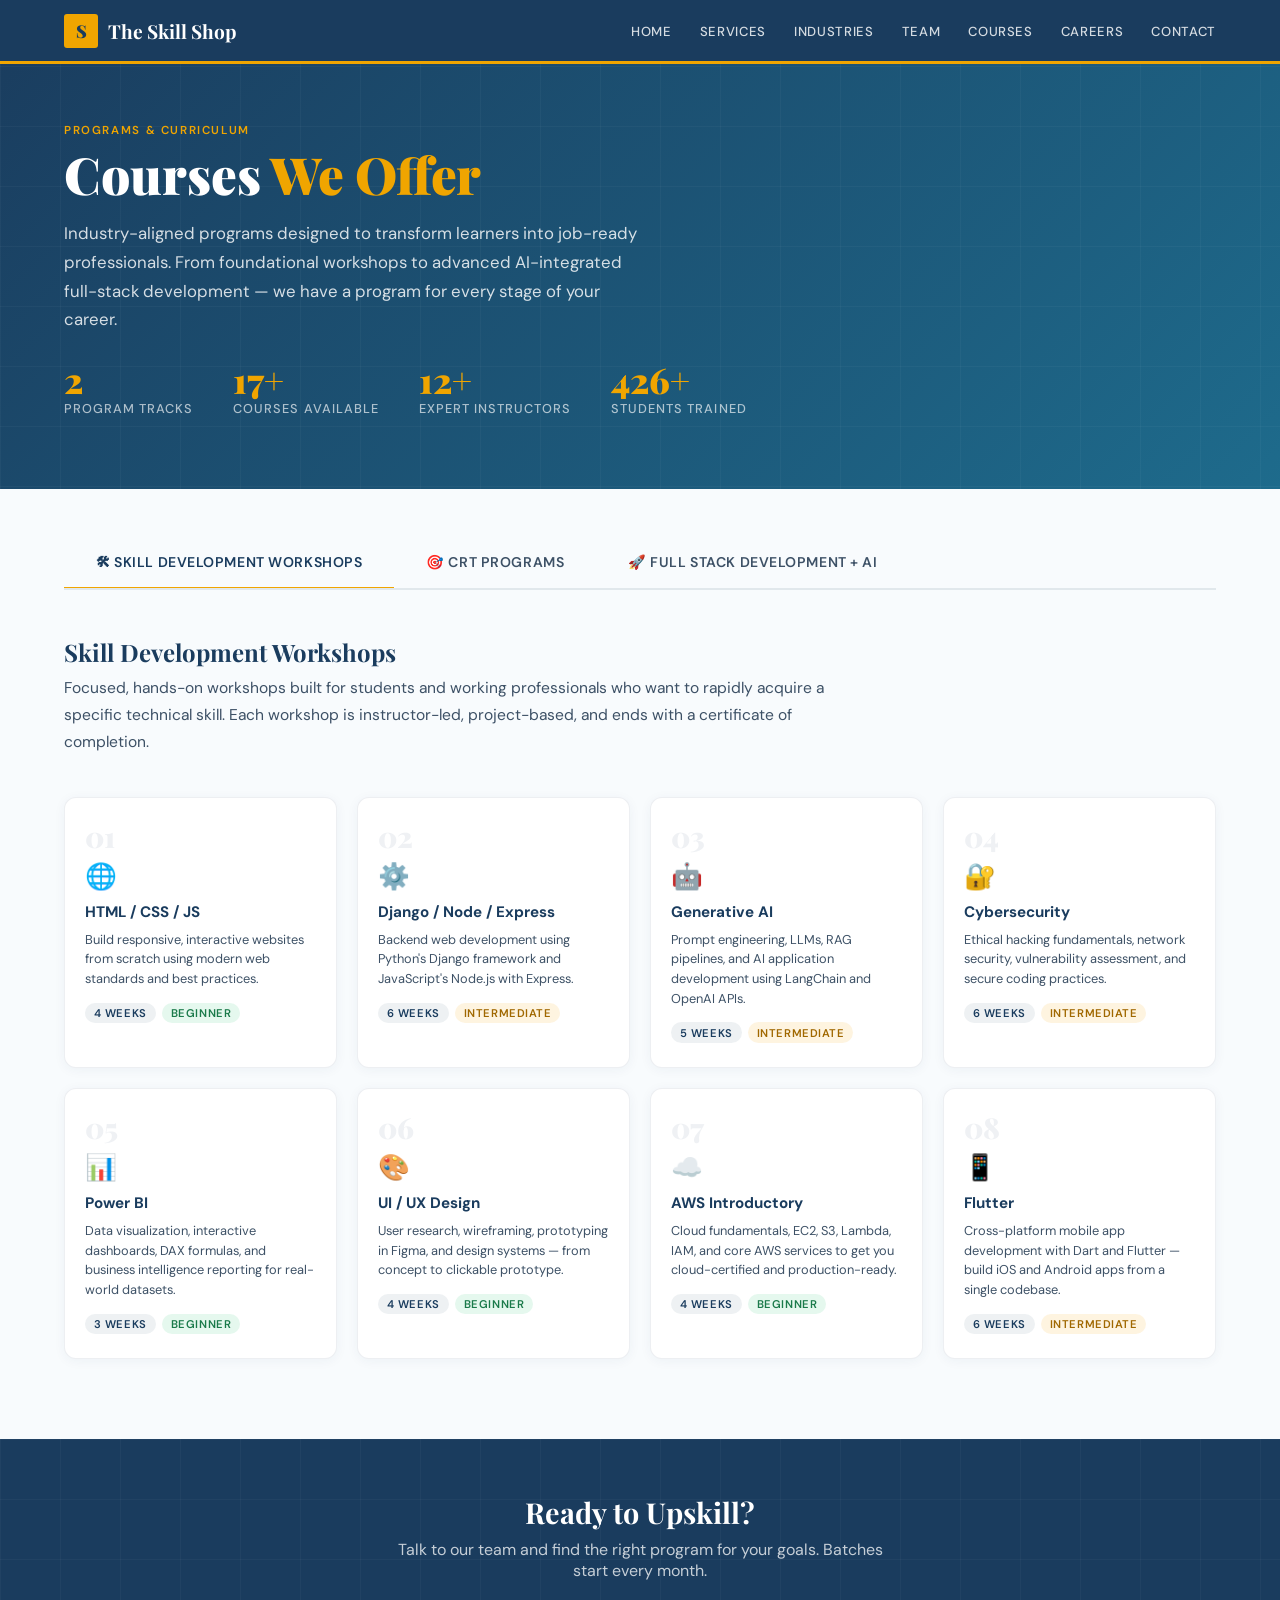
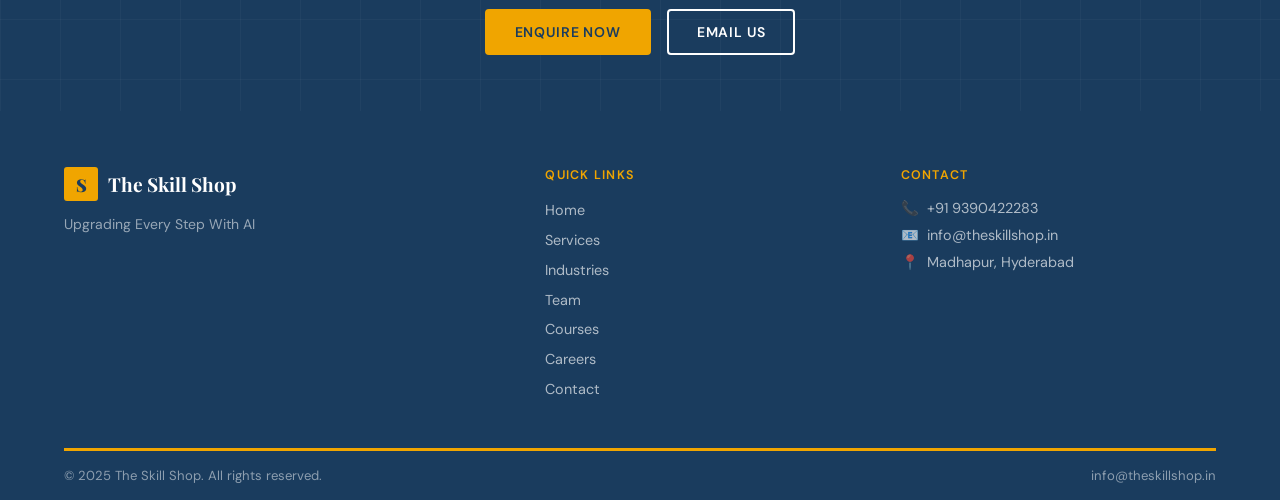
<file: courses.html>
<!DOCTYPE html>
<html lang="en">
<head>
  <meta charset="UTF-8" />
  <meta name="viewport" content="width=device-width, initial-scale=1.0" />
  <title>Courses We Offer | The Skill Shop</title>
  <meta name="description" content="Explore The Skill Shop's courses — Skill Development Workshops, CRT Programs, and Full Stack + AI development. Industry-aligned training in Hyderabad." />
  <meta name="keywords" content="GenAI course, MERN training, Java training, Full Stack course, CRT program, Cybersecurity, Flutter, The Skill Shop" />
  <meta property="og:title" content="Courses We Offer | The Skill Shop" />
  <meta property="og:description" content="Industry-aligned courses: Skill Development, CRT, and Full Stack + AI programs." />
  <meta property="og:type" content="website" />
  <meta name="robots" content="index, follow" />
  <link rel="canonical" href="https://theskillshop.in/courses.html" />
  <link rel="preconnect" href="https://fonts.googleapis.com" />
  <link rel="preconnect" href="https://fonts.gstatic.com" crossorigin />
  <link href="https://fonts.googleapis.com/css2?family=Playfair+Display:wght@700;900&family=DM+Sans:wght@300;400;500;600&display=swap" rel="stylesheet" />
  <link rel="stylesheet" href="css/styles.css" />
</head>
<body>

<!-- ── NAVIGATION ── -->
<nav id="navbar" role="navigation" aria-label="Main navigation">
  <div class="container nav-inner">
    <a href="index.html" class="nav-logo" aria-label="The Skill Shop Home">
      <div class="logo-icon" aria-hidden="true">S</div>
      The Skill Shop
    </a>
    <ul class="nav-links" role="list">
      <li><a href="index.html">Home</a></li>
      <li><a href="index.html#services">Services</a></li>
      <li><a href="index.html#industries">Industries</a></li>
      <li><a href="index.html#team">Team</a></li>
      <li><a href="courses.html" class="active">Courses</a></li>
      <li><a href="careers.html">Careers</a></li>
      <li><a href="index.html#contact">Contact</a></li>
    </ul>
    <button class="hamburger" aria-label="Toggle navigation menu" aria-expanded="false">
      <span></span><span></span><span></span>
    </button>
  </div>
</nav>

<!-- ── HERO ── -->
<header class="courses-hero" role="banner">
  <div class="container courses-hero-content">
    <span class="section-label">Programs &amp; Curriculum</span>
    <h1>Courses <span>We Offer</span></h1>
    <p>
      Industry-aligned programs designed to transform learners into job-ready professionals.
      From foundational workshops to advanced AI-integrated full-stack development — we have
      a program for every stage of your career.
    </p>
    <div class="courses-stats">
      <div class="courses-stat">
        <div class="stat-num" data-target="3" data-suffix="">3</div>
        <div class="stat-label">Program Tracks</div>
      </div>
      <div class="courses-stat">
        <div class="stat-num" data-target="21" data-suffix="+">21+</div>
        <div class="stat-label">Courses Available</div>
      </div>
      <div class="courses-stat">
        <div class="stat-num" data-target="15" data-suffix="+">15+</div>
        <div class="stat-label">Expert Instructors</div>
      </div>
      <div class="courses-stat">
        <div class="stat-num" data-target="500" data-suffix="+">500+</div>
        <div class="stat-label">Students Trained</div>
      </div>
    </div>
  </div>
</header>

<!-- ── TABS NAV ── -->
<div class="courses-tabs-section">
  <div class="container">
    <div class="tab-nav" role="tablist" aria-label="Course tracks">
      <button class="tab-btn active" role="tab" aria-selected="true" aria-controls="tab-workshops" data-tab="workshops">
        🛠 Skill Development Workshops
      </button>
      <button class="tab-btn" role="tab" aria-selected="false" aria-controls="tab-crt" data-tab="crt">
        🎯 CRT Programs
      </button>
      <button class="tab-btn" role="tab" aria-selected="false" aria-controls="tab-fullstack" data-tab="fullstack">
        🚀 Full Stack Development + AI
      </button>
    </div>
  </div>
</div>

<!-- ── TAB CONTENT ── -->
<div class="tab-contents">
  <div class="container">

    <!-- ===== TAB 1: SKILL DEVELOPMENT WORKSHOPS ===== -->
    <div class="tab-pane active" id="tab-workshops" role="tabpanel" aria-labelledby="tab-btn-workshops">
      <div class="tab-section-intro reveal">
        <h2>Skill Development Workshops</h2>
        <p>
          Focused, hands-on workshops built for students and working professionals who want
          to rapidly acquire a specific technical skill. Each workshop is instructor-led,
          project-based, and ends with a certificate of completion.
        </p>
      </div>
      <div class="course-cards-grid">

        <div class="course-card reveal" style="transition-delay:0.05s">
          <div class="course-num">01</div>
          <div class="course-icon">🌐</div>
          <h3>HTML / CSS / JS</h3>
          <p>Build responsive, interactive websites from scratch using modern web standards and best practices.</p>
          <div class="course-tags">
            <span class="course-tag tag-duration">4 Weeks</span>
            <span class="course-tag tag-level-beginner">Beginner</span>
          </div>
        </div>

        <div class="course-card reveal" style="transition-delay:0.1s">
          <div class="course-num">02</div>
          <div class="course-icon">⚙️</div>
          <h3>Django / Node / Express</h3>
          <p>Backend web development using Python's Django framework and JavaScript's Node.js with Express.</p>
          <div class="course-tags">
            <span class="course-tag tag-duration">6 Weeks</span>
            <span class="course-tag tag-level-intermediate">Intermediate</span>
          </div>
        </div>

        <div class="course-card reveal" style="transition-delay:0.15s">
          <div class="course-num">03</div>
          <div class="course-icon">🤖</div>
          <h3>Generative AI</h3>
          <p>Prompt engineering, LLMs, RAG pipelines, and AI application development using LangChain and OpenAI APIs.</p>
          <div class="course-tags">
            <span class="course-tag tag-duration">5 Weeks</span>
            <span class="course-tag tag-level-intermediate">Intermediate</span>
          </div>
        </div>

        <div class="course-card reveal" style="transition-delay:0.2s">
          <div class="course-num">04</div>
          <div class="course-icon">🔐</div>
          <h3>Cybersecurity</h3>
          <p>Ethical hacking fundamentals, network security, vulnerability assessment, and secure coding practices.</p>
          <div class="course-tags">
            <span class="course-tag tag-duration">6 Weeks</span>
            <span class="course-tag tag-level-intermediate">Intermediate</span>
          </div>
        </div>

        <div class="course-card reveal" style="transition-delay:0.25s">
          <div class="course-num">05</div>
          <div class="course-icon">📊</div>
          <h3>Power BI</h3>
          <p>Data visualization, interactive dashboards, DAX formulas, and business intelligence reporting for real-world datasets.</p>
          <div class="course-tags">
            <span class="course-tag tag-duration">3 Weeks</span>
            <span class="course-tag tag-level-beginner">Beginner</span>
          </div>
        </div>

        <div class="course-card reveal" style="transition-delay:0.3s">
          <div class="course-num">06</div>
          <div class="course-icon">🎨</div>
          <h3>UI / UX Design</h3>
          <p>User research, wireframing, prototyping in Figma, and design systems — from concept to clickable prototype.</p>
          <div class="course-tags">
            <span class="course-tag tag-duration">4 Weeks</span>
            <span class="course-tag tag-level-beginner">Beginner</span>
          </div>
        </div>

        <div class="course-card reveal" style="transition-delay:0.35s">
          <div class="course-num">07</div>
          <div class="course-icon">☁️</div>
          <h3>AWS Introductory</h3>
          <p>Cloud fundamentals, EC2, S3, Lambda, IAM, and core AWS services to get you cloud-certified and production-ready.</p>
          <div class="course-tags">
            <span class="course-tag tag-duration">4 Weeks</span>
            <span class="course-tag tag-level-beginner">Beginner</span>
          </div>
        </div>

        <div class="course-card reveal" style="transition-delay:0.4s">
          <div class="course-num">08</div>
          <div class="course-icon">📱</div>
          <h3>Flutter</h3>
          <p>Cross-platform mobile app development with Dart and Flutter — build iOS and Android apps from a single codebase.</p>
          <div class="course-tags">
            <span class="course-tag tag-duration">6 Weeks</span>
            <span class="course-tag tag-level-intermediate">Intermediate</span>
          </div>
        </div>

      </div>
    </div>

    <!-- ===== TAB 2: CRT ===== -->
    <div class="tab-pane" id="tab-crt" role="tabpanel" aria-labelledby="tab-btn-crt">
      <div class="tab-section-intro reveal">
        <h2>Campus Recruitment Training (CRT)</h2>
        <p>
          Comprehensive placement preparation programs designed to get students interview-ready
          for top MNCs and product companies. Combines aptitude training, technical skills,
          and company-specific coaching for maximum placement success.
        </p>
      </div>
      <div class="course-cards-grid">

        <div class="course-card reveal" style="transition-delay:0.05s">
          <div class="course-num">01</div>
          <div class="course-icon">🔢</div>
          <h3>Quantitative Aptitude</h3>
          <p>Numbers, percentages, ratios, time &amp; work, geometry, and speed-based problem solving for competitive exams.</p>
          <div class="course-tags">
            <span class="course-tag tag-duration">4 Weeks</span>
            <span class="course-tag tag-type">Aptitude</span>
          </div>
        </div>

        <div class="course-card reveal" style="transition-delay:0.1s">
          <div class="course-num">02</div>
          <div class="course-icon">🧩</div>
          <h3>Logical Reasoning</h3>
          <p>Puzzles, patterns, seating arrangements, blood relations, and critical analytical thinking under exam conditions.</p>
          <div class="course-tags">
            <span class="course-tag tag-duration">3 Weeks</span>
            <span class="course-tag tag-type">Aptitude</span>
          </div>
        </div>

        <div class="course-card reveal" style="transition-delay:0.15s">
          <div class="course-num">03</div>
          <div class="course-icon">🗣️</div>
          <h3>Verbal &amp; Soft Skills</h3>
          <p>Communication, business grammar, group discussions, mock interviews, and professional email &amp; presentation skills.</p>
          <div class="course-tags">
            <span class="course-tag tag-duration">3 Weeks</span>
            <span class="course-tag tag-type">Communication</span>
          </div>
        </div>

        <div class="course-card reveal" style="transition-delay:0.2s">
          <div class="course-num">04</div>
          <div class="course-icon">💻</div>
          <h3>Python / Java / C / C++</h3>
          <p>Core programming fundamentals with hands-on coding practice — choose your language and master the foundations.</p>
          <div class="course-tags">
            <span class="course-tag tag-duration">6 Weeks</span>
            <span class="course-tag tag-type">Technical</span>
          </div>
        </div>

        <div class="course-card reveal" style="transition-delay:0.25s">
          <div class="course-num">05</div>
          <div class="course-icon">🌲</div>
          <h3>DSA &amp; ADSA</h3>
          <p>Arrays, linked lists, trees, graphs, dynamic programming, and advanced algorithm design for technical interviews.</p>
          <div class="course-tags">
            <span class="course-tag tag-duration">8 Weeks</span>
            <span class="course-tag tag-type">Technical</span>
          </div>
        </div>

        <div class="course-card reveal" style="transition-delay:0.3s">
          <div class="course-num">06</div>
          <div class="course-icon">⚡</div>
          <h3>Intensive Competitive Programs</h3>
          <p>Speed coding, mock contests on LeetCode/HackerRank, and competitive programming strategies for top-tier companies.</p>
          <div class="course-tags">
            <span class="course-tag tag-duration">6 Weeks</span>
            <span class="course-tag tag-type">Competitive</span>
          </div>
        </div>

        <div class="course-card reveal" style="transition-delay:0.35s">
          <div class="course-num">07</div>
          <div class="course-icon">🏢</div>
          <h3>Company Specific Training</h3>
          <p>Tailored coaching for top MNC recruitment processes — covering test patterns, interview rounds, and HR preparation.</p>
          <div class="course-tags">
            <span class="course-tag tag-duration">2–4 Weeks</span>
            <span class="course-tag tag-type">Placement</span>
          </div>
        </div>

      </div>
    </div>

    <!-- ===== TAB 3: FULL STACK + AI ===== -->
    <div class="tab-pane" id="tab-fullstack" role="tabpanel" aria-labelledby="tab-btn-fullstack">
      <div class="tab-section-intro reveal">
        <h2>Full Stack Development + AI</h2>
        <p>
          A comprehensive, end-to-end program that takes you from frontend to backend, through cloud deployment, DevOps, system design, and Generative AI integration.
        </p>
      </div>
      <div class="fullstack-intro-box reveal" style="transition-delay:0.1s">
        <div class="fi-icon" aria-hidden="true">💡</div>
        <p>
          In today's competitive market, it is no longer sufficient for a candidate to know only one
          particular skill. Keeping industry requirements in mind, we have designed this comprehensive
          program to produce well-rounded engineers who can take a product from idea to production —
          and supercharge it with Generative AI. Across <strong>~32 weeks</strong>, you will build real-world
          projects at every stage, graduating with a portfolio that speaks for itself.
        </p>
      </div>
      <div class="course-cards-grid">

        <div class="course-card reveal" style="transition-delay:0.05s">
          <div class="course-num">01</div>
          <div class="course-icon">🖥️</div>
          <h3>Front End</h3>
          <p>React, TypeScript, Tailwind CSS, component architecture, state management, and responsive design principles.</p>
          <div class="course-tags">
            <span class="course-tag tag-duration">8 Weeks</span>
            <span class="course-tag tag-level-intermediate">Intermediate</span>
          </div>
        </div>

        <div class="course-card reveal" style="transition-delay:0.1s">
          <div class="course-num">02</div>
          <div class="course-icon">⚙️</div>
          <h3>Backend</h3>
          <p>Node.js, Express, Django, REST APIs, GraphQL, database design with PostgreSQL and MongoDB, authentication, and security.</p>
          <div class="course-tags">
            <span class="course-tag tag-duration">8 Weeks</span>
            <span class="course-tag tag-level-intermediate">Intermediate</span>
          </div>
        </div>

        <div class="course-card reveal" style="transition-delay:0.15s">
          <div class="course-num">03</div>
          <div class="course-icon">☁️</div>
          <h3>Cloud &amp; Deployment</h3>
          <p>AWS/GCP fundamentals, Docker, Kubernetes, environment configuration, and deploying full-stack apps to production.</p>
          <div class="course-tags">
            <span class="course-tag tag-duration">4 Weeks</span>
            <span class="course-tag tag-level-intermediate">Intermediate</span>
          </div>
        </div>

        <div class="course-card reveal" style="transition-delay:0.2s">
          <div class="course-num">04</div>
          <div class="course-icon">🔁</div>
          <h3>CI/CD Pipelines</h3>
          <p>GitHub Actions, Jenkins, automated testing strategies, code quality gates, and DevOps best practices for rapid delivery.</p>
          <div class="course-tags">
            <span class="course-tag tag-duration">3 Weeks</span>
            <span class="course-tag tag-level-advanced">Advanced</span>
          </div>
        </div>

        <div class="course-card reveal" style="transition-delay:0.25s">
          <div class="course-num">05</div>
          <div class="course-icon">🏗️</div>
          <h3>System Design</h3>
          <p>Scalable architecture patterns, microservices, caching strategies, load balancing, and designing for high availability.</p>
          <div class="course-tags">
            <span class="course-tag tag-duration">4 Weeks</span>
            <span class="course-tag tag-level-advanced">Advanced</span>
          </div>
        </div>

        <div class="course-card reveal" style="transition-delay:0.3s">
          <div class="course-num">06</div>
          <div class="course-icon">🤖</div>
          <h3>Generative AI</h3>
          <p>LangChain, vector databases, RAG architecture, fine-tuning LLMs, and integrating AI features into production applications.</p>
          <div class="course-tags">
            <span class="course-tag tag-duration">5 Weeks</span>
            <span class="course-tag tag-level-advanced">Advanced</span>
          </div>
        </div>

      </div>
    </div>

  </div>
</div>

<!-- ── ENROLLMENT CTA ── -->
<section class="enroll-strip" aria-labelledby="enroll-heading">
  <div class="container reveal">
    <h2 id="enroll-heading">Ready to Upskill?</h2>
    <p>Talk to our team and find the right program for your goals. Batches start every month.</p>
    <div style="display:flex;gap:1rem;justify-content:center;flex-wrap:wrap">
      <a href="index.html#contact" class="btn btn-primary">Enquire Now</a>
      <a href="mailto:info@theskillshop.in?subject=Course Enquiry" class="btn btn-outline">Email Us</a>
    </div>
  </div>
</section>

<!-- ── FOOTER ── -->
<footer id="footer" role="contentinfo">
  <div class="container">
    <div class="footer-grid">
      <div class="footer-logo-wrap">
        <a href="index.html" class="nav-logo"><div class="logo-icon" aria-hidden="true">S</div>The Skill Shop</a>
        <p class="footer-tagline">Upgrading Every Step With AI</p>
      </div>
      <div>
        <div class="footer-heading">Quick Links</div>
        <ul class="footer-links" role="list">
          <li><a href="index.html">Home</a></li>
          <li><a href="index.html#services">Services</a></li>
          <li><a href="index.html#industries">Industries</a></li>
          <li><a href="index.html#team">Team</a></li>
          <li><a href="courses.html">Courses</a></li>
          <li><a href="careers.html">Careers</a></li>
          <li><a href="index.html#contact">Contact</a></li>
        </ul>
      </div>
      <div>
        <div class="footer-heading">Contact</div>
        <div class="footer-contact-item"><span aria-hidden="true">📞</span><a href="tel:+919390422283" style="color:inherit">+91 9390422283</a></div>
        <div class="footer-contact-item"><span aria-hidden="true">📧</span><a href="mailto:info@theskillshop.in" style="color:inherit">info@theskillshop.in</a></div>
        <div class="footer-contact-item"><span aria-hidden="true">📍</span><span>Madhapur, Hyderabad</span></div>
      </div>
    </div>
    <div class="footer-bottom">
      <p>© 2025 The Skill Shop. All rights reserved.</p>
      <p>info@theskillshop.in</p>
    </div>
  </div>
</footer>

<script src="js/main.js"></script>
</body>
</html>
</file>
<file: css/styles.css>
/* ============================================================
   THE SKILL SHOP — styles.css
   Brand palette:
     --dark-teal:   #1A3C5E
     --mid-teal:    #1E6B8C
     --light-teal:  #D6EAF8
     --accent-gold: #F0A500
     --off-white:   #F8FBFD
     --dark-grey:   #2C3E50
     --text-body:   #3D5166
============================================================ */

/* ---------- Reset & Base ---------- */
*, *::before, *::after { box-sizing: border-box; margin: 0; padding: 0; }
html { scroll-behavior: smooth; font-size: 16px; }
body { font-family: 'DM Sans', sans-serif; font-weight: 400; color: #3D5166; background: #fff; overflow-x: hidden; }
img { max-width: 100%; display: block; }
a { text-decoration: none; color: inherit; }
ul { list-style: none; }

/* ---------- CSS Variables ---------- */
:root {
  --dark-teal:   #1A3C5E;
  --mid-teal:    #1E6B8C;
  --light-teal:  #D6EAF8;
  --accent-gold: #F0A500;
  --white:       #FFFFFF;
  --off-white:   #F8FBFD;
  --dark-grey:   #2C3E50;
  --text-body:   #3D5166;
}

/* ---------- Typography ---------- */
h1, h2, h3, h4 { font-family: 'Playfair Display', serif; font-weight: 700; color: var(--dark-teal); line-height: 1.2; }

.section-label {
  display: inline-block;
  font-family: 'DM Sans', sans-serif;
  font-size: 0.72rem;
  font-weight: 600;
  letter-spacing: 0.14em;
  text-transform: uppercase;
  color: var(--accent-gold);
  margin-bottom: 0.4rem;
}

.section-header {
  display: inline-block;
  background: var(--dark-teal);
  color: var(--white);
  font-family: 'Playfair Display', serif;
  font-weight: 700;
  font-size: 1.75rem;
  padding: 0.4rem 1.2rem 0.4rem 1.5rem;
  margin-bottom: 1.25rem;
  position: relative;
}
.section-header::before {
  content: '';
  position: absolute;
  left: 0; top: 0;
  width: 5px; height: 100%;
  background: var(--accent-gold);
}

/* ---------- Buttons ---------- */
.btn {
  display: inline-block;
  font-family: 'DM Sans', sans-serif;
  font-weight: 600;
  font-size: 0.875rem;
  letter-spacing: 0.06em;
  text-transform: uppercase;
  padding: 0.75rem 1.75rem;
  border-radius: 4px;
  border: 2px solid transparent;
  cursor: pointer;
  position: relative;
  overflow: hidden;
  transition: background 0.25s, color 0.25s, border-color 0.25s, transform 0.2s, box-shadow 0.25s;
}
.btn::after {
  content: '';
  position: absolute;
  top: 0; left: -100%;
  width: 55%;
  height: 100%;
  background: linear-gradient(90deg, transparent, rgba(255,255,255,0.22), transparent);
  transform: skewX(-20deg);
  transition: left 0.55s ease;
}
.btn:hover::after { left: 160%; }

.btn-primary { background: var(--accent-gold); color: var(--dark-teal); border-color: var(--accent-gold); }
.btn-primary:hover { background: #d4900a; border-color: #d4900a; transform: translateY(-2px); box-shadow: 0 8px 20px rgba(240,165,0,0.3); }

.btn-outline { background: transparent; color: var(--white); border-color: var(--white); }
.btn-outline:hover { background: var(--accent-gold); color: var(--dark-teal); border-color: var(--accent-gold); transform: translateY(-2px); box-shadow: 0 8px 20px rgba(240,165,0,0.25); }

.btn-outline-dark { background: transparent; color: var(--dark-teal); border-color: var(--dark-teal); }
.btn-outline-dark:hover { background: var(--accent-gold); color: var(--dark-teal); border-color: var(--accent-gold); transform: translateY(-2px); }

.btn-teal { background: var(--dark-teal); color: var(--white); border-color: var(--dark-teal); }
.btn-teal:hover { background: var(--mid-teal); border-color: var(--mid-teal); transform: translateY(-2px); box-shadow: 0 8px 20px rgba(26,60,94,0.25); }

/* ---------- Gold Divider ---------- */
.gold-bar { width: 60px; height: 4px; background: var(--accent-gold); margin: 0.6rem 0 1.4rem; }

/* ---------- Container ---------- */
.container { width: 90%; max-width: 1200px; margin: 0 auto; }

/* ============================================================
   NAVIGATION
============================================================ */
#navbar {
  position: fixed;
  top: 0; left: 0; right: 0;
  z-index: 1000;
  background: var(--dark-teal);
  border-bottom: 3px solid var(--accent-gold);
  transition: box-shadow 0.3s;
}
#navbar.scrolled { box-shadow: 0 4px 28px rgba(0,0,0,0.3); }

.nav-inner { display: flex; align-items: center; justify-content: space-between; padding: 0.85rem 0; }

.nav-logo {
  display: flex; align-items: center; gap: 0.6rem;
  color: var(--white);
  font-family: 'Playfair Display', serif;
  font-weight: 700; font-size: 1.2rem;
  flex-shrink: 0;
}
.logo-icon {
  display: flex; align-items: center; justify-content: center;
  width: 34px; height: 34px;
  background: var(--accent-gold); color: var(--dark-teal);
  font-family: 'Playfair Display', serif; font-weight: 900; font-size: 1.1rem;
  border-radius: 3px; flex-shrink: 0;
}

.nav-links { display: flex; align-items: center; gap: 1.75rem; }
.nav-links a {
  color: rgba(255,255,255,0.82);
  font-size: 0.82rem; font-weight: 500;
  letter-spacing: 0.05em; text-transform: uppercase;
  position: relative; transition: color 0.2s;
}
.nav-links a::after {
  content: ''; position: absolute; left: 0; bottom: -4px;
  width: 0; height: 2px; background: var(--accent-gold);
  transition: width 0.25s;
}
.nav-links a:hover, .nav-links a.active { color: var(--accent-gold); }
.nav-links a:hover::after, .nav-links a.active::after { width: 100%; }

.hamburger { display: none; flex-direction: column; gap: 5px; cursor: pointer; padding: 4px; background: none; border: none; }
.hamburger span { display: block; width: 26px; height: 2px; background: var(--white); border-radius: 2px; transition: transform 0.3s, opacity 0.3s; }
.hamburger.open span:nth-child(1) { transform: translateY(7px) rotate(45deg); }
.hamburger.open span:nth-child(2) { opacity: 0; }
.hamburger.open span:nth-child(3) { transform: translateY(-7px) rotate(-45deg); }

/* ============================================================
   HERO SECTION
============================================================ */
#hero {
  min-height: 100vh;
  background: linear-gradient(135deg, var(--dark-teal) 0%, var(--mid-teal) 100%);
  position: relative;
  display: flex; align-items: center;
  padding-top: 80px;
  border-top: 6px solid var(--accent-gold);
  overflow: hidden;
}
#hero::before {
  content: '';
  position: absolute; inset: 0;
  background-image: linear-gradient(rgba(255,255,255,0.04) 1px, transparent 1px), linear-gradient(90deg, rgba(255,255,255,0.04) 1px, transparent 1px);
  background-size: 60px 60px;
  pointer-events: none;
}

/* Floating orbs */
.hero-orb {
  position: absolute; border-radius: 50%;
  filter: blur(70px); pointer-events: none;
}
.hero-orb-1 { width: 500px; height: 500px; background: var(--accent-gold); opacity: 0.07; top: -180px; right: -120px; animation: orbFloat 10s ease-in-out infinite; }
.hero-orb-2 { width: 360px; height: 360px; background: #88d4f0; opacity: 0.08; bottom: -80px; left: 15%; animation: orbFloat 13s ease-in-out infinite reverse; }
.hero-orb-3 { width: 200px; height: 200px; background: var(--accent-gold); opacity: 0.06; top: 40%; left: 55%; animation: orbFloat 8s ease-in-out 2s infinite; }

@keyframes orbFloat {
  0%, 100% { transform: translateY(0) scale(1); }
  50%       { transform: translateY(-28px) scale(1.06); }
}

.hero-content { position: relative; z-index: 1; max-width: 760px; }

.hero-label {
  display: inline-block;
  background: rgba(240,165,0,0.12);
  color: var(--accent-gold);
  font-size: 0.76rem; font-weight: 600;
  letter-spacing: 0.14em; text-transform: uppercase;
  padding: 0.3rem 0.9rem;
  border: 1px solid rgba(240,165,0,0.32);
  border-radius: 2px;
  margin-bottom: 1.5rem;
  opacity: 0; animation: fadeUp 0.7s ease 0.2s forwards;
}
.hero-headline {
  font-family: 'Playfair Display', serif; font-weight: 900;
  font-size: clamp(2.4rem, 5vw, 4rem);
  color: var(--white); line-height: 1.1;
  margin-bottom: 1.25rem;
  opacity: 0; animation: fadeUp 0.7s ease 0.45s forwards;
}
.hero-headline span { color: var(--accent-gold); }
.hero-sub {
  font-size: 1.05rem; color: rgba(255,255,255,0.82); line-height: 1.7;
  max-width: 620px; margin-bottom: 2.25rem;
  opacity: 0; animation: fadeUp 0.7s ease 0.65s forwards;
}
.hero-ctas { display: flex; gap: 1rem; flex-wrap: wrap; opacity: 0; animation: fadeUp 0.7s ease 0.85s forwards; }

.scroll-indicator {
  position: absolute; bottom: 2rem; left: 50%;
  transform: translateX(-50%);
  display: flex; flex-direction: column; align-items: center; gap: 0.4rem;
  color: rgba(255,255,255,0.45);
  font-size: 0.72rem; letter-spacing: 0.1em; text-transform: uppercase;
  animation: bounce 2s infinite;
}
.scroll-arrow {
  width: 22px; height: 22px;
  border-right: 2px solid var(--accent-gold);
  border-bottom: 2px solid var(--accent-gold);
  transform: rotate(45deg);
  animation: arrowBounce 1.6s infinite;
}

@keyframes fadeUp { from { opacity: 0; transform: translateY(28px); } to { opacity: 1; transform: translateY(0); } }
@keyframes bounce { 0%, 100% { transform: translateX(-50%) translateY(0); } 50% { transform: translateX(-50%) translateY(6px); } }
@keyframes arrowBounce { 0%, 100% { opacity: 0.35; } 50% { opacity: 1; } }

/* ============================================================
   VISION SECTION
============================================================ */
#vision { padding: 5.5rem 0; background: var(--off-white); }
.vision-grid { display: grid; grid-template-columns: 1fr 1fr; gap: 3.5rem; align-items: center; }
.vision-text p { font-size: 1.025rem; line-height: 1.8; color: var(--text-body); }

.vision-card {
  background: var(--dark-teal);
  border-left: 5px solid var(--accent-gold);
  border-radius: 12px;
  padding: 2.5rem 2rem;
  color: var(--white);
  position: relative;
  box-shadow: 0 12px 40px rgba(26,60,94,0.25);
  transition: transform 0.3s;
}
.vision-card:hover { transform: translateY(-6px); }
.vision-card-icon { font-size: 2.6rem; margin-bottom: 1rem; }
.vision-card h3 { color: var(--white); font-size: 1.35rem; margin-bottom: 0.75rem; }
.vision-card p { font-size: 0.95rem; color: rgba(255,255,255,0.8); line-height: 1.65; }

.stat-badge {
  position: absolute; bottom: -1.1rem; right: 1.5rem;
  background: var(--accent-gold); color: var(--dark-teal);
  font-weight: 700; font-size: 0.85rem;
  padding: 0.5rem 1.1rem; border-radius: 3px;
  letter-spacing: 0.05em;
  box-shadow: 0 4px 16px rgba(240,165,0,0.35);
}

/* ============================================================
   INDUSTRIES STRIP
============================================================ */
#industries-strip { background: var(--dark-teal); padding: 1.1rem 0; }
.strip-inner { display: flex; align-items: center; justify-content: center; flex-wrap: wrap; gap: 0; }
.strip-item { color: var(--white); font-weight: 500; font-size: 0.9rem; letter-spacing: 0.04em; text-transform: uppercase; padding: 0 2rem; }
.strip-divider { width: 2px; height: 26px; background: var(--accent-gold); flex-shrink: 0; }

/* ============================================================
   INDUSTRY SECTIONS
============================================================ */
.industry-section { padding: 5.5rem 0; }
.industry-section.light-bg   { background: var(--white); }
.industry-section.teal-light { background: var(--light-teal); }
.industry-section.off-white  { background: var(--off-white); }

.industry-intro {
  font-size: 1.025rem; line-height: 1.8;
  color: var(--text-body); max-width: 800px;
  margin-bottom: 2rem;
}

.courses-cta-wrap { margin-bottom: 2.5rem; display: flex; align-items: center; gap: 1rem; }
.courses-cta-wrap p { font-size: 0.9rem; color: var(--mid-teal); font-weight: 500; }

/* ── 2×2 Service Card Grid ── */
.cards-grid { display: grid; grid-template-columns: 1fr 1fr; gap: 1.5rem; }

/* ── Modern Service Card ── */
.service-card {
  background: var(--white);
  border-radius: 14px;
  padding: 2rem 1.75rem;
  position: relative;
  overflow: hidden;
  box-shadow: 0 2px 16px rgba(26,60,94,0.06), 0 1px 4px rgba(26,60,94,0.04);
  border: 1px solid rgba(26,60,94,0.07);
  transition: transform 0.35s cubic-bezier(0.34,1.4,0.64,1), box-shadow 0.35s ease;
}
.service-card::after {
  content: '';
  position: absolute;
  bottom: 0; left: 0; right: 0;
  height: 3px;
  background: linear-gradient(90deg, var(--accent-gold), var(--mid-teal));
  transform: scaleX(0);
  transform-origin: left;
  transition: transform 0.4s ease;
}
.service-card:hover { transform: translateY(-10px); box-shadow: 0 24px 60px rgba(26,60,94,0.13), 0 8px 20px rgba(26,60,94,0.07); }
.service-card:hover::after { transform: scaleX(1); }

/* Card number badge */
.card-number {
  position: absolute;
  top: 1.25rem; right: 1.4rem;
  font-family: 'Playfair Display', serif;
  font-size: 2.5rem; font-weight: 900;
  color: rgba(26,60,94,0.06);
  line-height: 1;
  pointer-events: none;
  transition: color 0.3s;
}
.service-card:hover .card-number { color: rgba(240,165,0,0.12); }

/* Card icon */
.card-icon-area {
  width: 54px; height: 54px;
  background: linear-gradient(135deg, var(--dark-teal) 0%, var(--mid-teal) 100%);
  border-radius: 12px;
  display: flex; align-items: center; justify-content: center;
  font-size: 1.4rem;
  margin-bottom: 1.25rem;
  box-shadow: 0 6px 18px rgba(26,60,94,0.22);
  transition: transform 0.35s cubic-bezier(0.34,1.56,0.64,1), box-shadow 0.3s;
}
.service-card:hover .card-icon-area { transform: scale(1.1) rotate(-6deg); box-shadow: 0 10px 28px rgba(26,60,94,0.3); }

.service-card h3 {
  font-size: 1.05rem; font-weight: 700;
  color: var(--dark-teal); margin-bottom: 0.85rem;
  font-family: 'DM Sans', sans-serif;
  transition: color 0.2s;
}
.service-card:hover h3 { color: var(--mid-teal); }

.service-card ul { padding-left: 0; }
.service-card ul li {
  font-size: 0.875rem; color: var(--text-body);
  line-height: 1.55; padding: 0.28rem 0 0.28rem 1.1rem;
  position: relative;
}
.service-card ul li::before {
  content: ''; position: absolute; left: 0; top: 0.68rem;
  width: 6px; height: 6px; background: var(--accent-gold); border-radius: 50%;
}
.service-card p { font-size: 0.875rem; color: var(--text-body); line-height: 1.65; }

/* ============================================================
   TEAM SECTION
============================================================ */
#team { padding: 5.5rem 0; background: var(--dark-teal); text-align: center; }
#team .section-label { color: var(--accent-gold); }
#team .section-header { background: var(--white); color: var(--dark-teal); }
#team .section-header::before { background: var(--accent-gold); }

.team-intro { color: rgba(255,255,255,0.8); font-size: 1rem; line-height: 1.75; max-width: 700px; margin: 0 auto 2.5rem; }

.team-card-wrap { display: flex; justify-content: center; margin-bottom: 2rem; }
.team-card {
  background: var(--white); border-radius: 16px; padding: 2rem 2.5rem;
  text-align: center; max-width: 290px; width: 100%;
  box-shadow: 0 8px 40px rgba(0,0,0,0.22);
  transition: transform 0.3s;
}
.team-card:hover { transform: translateY(-6px); }
.team-avatar {
  width: 90px; height: 90px; border-radius: 50%;
  background: var(--light-teal);
  display: flex; align-items: center; justify-content: center;
  margin: 0 auto 1rem;
  font-family: 'Playfair Display', serif; font-weight: 700; font-size: 1.6rem;
  color: var(--dark-teal); border: 3px solid var(--accent-gold);
}
.team-card h3 { font-size: 1.15rem; color: var(--dark-teal); margin-bottom: 0.25rem; }
.team-card .role { font-size: 0.82rem; color: var(--mid-teal); font-weight: 500; margin-bottom: 1rem; text-transform: uppercase; letter-spacing: 0.06em; }
.team-card .linkedin-link { display: inline-flex; align-items: center; gap: 0.35rem; font-size: 0.82rem; font-weight: 600; color: var(--mid-teal); text-transform: uppercase; letter-spacing: 0.05em; transition: color 0.2s; }
.team-card .linkedin-link:hover { color: var(--accent-gold); }

/* ============================================================
   TESTIMONIALS
============================================================ */
#testimonials { padding: 5.5rem 0; background: var(--off-white); text-align: center; }
.testimonial-card {
  background: var(--white); border-radius: 16px;
  padding: 3rem 3.5rem; max-width: 700px; margin: 0 auto;
  box-shadow: 0 4px 24px rgba(26,60,94,0.09);
  position: relative;
}
.quote-mark {
  font-family: 'Playfair Display', serif; font-size: 6rem; line-height: 0.5;
  color: var(--accent-gold); position: absolute; top: 1.5rem; left: 2rem;
  opacity: 0.3; pointer-events: none;
}
.testimonial-card blockquote { font-size: 1.05rem; font-style: italic; line-height: 1.78; color: var(--dark-grey); position: relative; z-index: 1; margin-bottom: 1.5rem; }
.testimonial-attribution { font-weight: 600; color: var(--dark-teal); font-size: 0.9rem; }
.testimonial-attribution span { color: var(--text-body); font-weight: 400; }

/* ============================================================
   CONTACT SECTION
============================================================ */
#contact { padding: 5.5rem 0; background: var(--off-white); }
.contact-grid { display: grid; grid-template-columns: 1fr 1.4fr; gap: 3.5rem; align-items: start; }
.contact-info h3 { font-size: 1.1rem; color: var(--dark-teal); margin-bottom: 1.5rem; font-family: 'DM Sans', sans-serif; font-weight: 600; }
.contact-item { display: flex; align-items: flex-start; gap: 0.85rem; margin-bottom: 1.1rem; }
.contact-item-icon { width: 40px; height: 40px; background: var(--dark-teal); color: var(--white); border-radius: 8px; display: flex; align-items: center; justify-content: center; font-size: 1rem; flex-shrink: 0; margin-top: 0.1rem; }
.contact-item-text { font-size: 0.95rem; color: var(--text-body); line-height: 1.5; }
.contact-item-text a { color: var(--mid-teal); }
.contact-item-text a:hover { color: var(--accent-gold); }

.contact-form { background: var(--white); border-radius: 14px; padding: 2rem; box-shadow: 0 4px 24px rgba(26,60,94,0.08); }
.form-row { display: grid; grid-template-columns: 1fr 1fr; gap: 1rem; margin-bottom: 1rem; }
.form-group { display: flex; flex-direction: column; gap: 0.4rem; margin-bottom: 1rem; }
.form-group label { font-size: 0.8rem; font-weight: 600; color: var(--dark-teal); text-transform: uppercase; letter-spacing: 0.05em; }
.form-group input, .form-group textarea {
  padding: 0.65rem 0.85rem;
  border: 1.5px solid #c8dde8; border-radius: 6px;
  font-family: 'DM Sans', sans-serif; font-size: 0.9rem; color: var(--dark-grey);
  background: var(--off-white); transition: border-color 0.2s; outline: none;
}
.form-group input:focus, .form-group textarea:focus { border-color: var(--mid-teal); }
.form-group textarea { resize: vertical; min-height: 130px; }
.form-success { display: none; text-align: center; padding: 1.5rem; background: #e8f8f0; border-radius: 6px; color: #1a6b3a; font-weight: 500; margin-top: 1rem; border: 1px solid #b2e0c5; }

/* ============================================================
   FOOTER
============================================================ */
#footer { background: var(--dark-teal); padding: 3.5rem 0 0; }
.footer-grid { display: grid; grid-template-columns: 1.4fr 1fr 1fr; gap: 2.5rem; padding-bottom: 2.5rem; }
.footer-logo-wrap .nav-logo { margin-bottom: 0.75rem; }
.footer-tagline { font-size: 0.875rem; color: rgba(255,255,255,0.55); line-height: 1.6; max-width: 240px; margin-top: 0.4rem; }
.footer-heading { font-family: 'DM Sans', sans-serif; font-size: 0.78rem; font-weight: 600; color: var(--accent-gold); text-transform: uppercase; letter-spacing: 0.1em; margin-bottom: 1rem; }
.footer-links li { margin-bottom: 0.55rem; }
.footer-links a { color: rgba(255,255,255,0.65); font-size: 0.9rem; transition: color 0.2s; }
.footer-links a:hover { color: var(--accent-gold); }
.footer-contact-item { display: flex; align-items: center; gap: 0.5rem; color: rgba(255,255,255,0.65); font-size: 0.9rem; margin-bottom: 0.55rem; }
.footer-bottom { border-top: 3px solid var(--accent-gold); padding: 1rem 0; display: flex; align-items: center; justify-content: space-between; flex-wrap: wrap; gap: 0.5rem; }
.footer-bottom p { font-size: 0.82rem; color: rgba(255,255,255,0.5); }

/* ============================================================
   SCROLL REVEAL
============================================================ */
.reveal { opacity: 0; transform: translateY(32px); transition: opacity 0.65s ease, transform 0.65s ease; }
.reveal.visible { opacity: 1; transform: translateY(0); }

/* ============================================================
   CAREERS PAGE
============================================================ */
.careers-hero {
  background: linear-gradient(135deg, var(--dark-teal) 0%, var(--mid-teal) 100%);
  padding: 7rem 0 4rem;
  border-top: 6px solid var(--accent-gold);
  border-bottom: 3px solid var(--accent-gold);
  position: relative; overflow: hidden;
}
.careers-hero::before {
  content: ''; position: absolute; inset: 0;
  background-image: linear-gradient(rgba(255,255,255,0.03) 1px, transparent 1px), linear-gradient(90deg, rgba(255,255,255,0.03) 1px, transparent 1px);
  background-size: 60px 60px; pointer-events: none;
}
.careers-hero-content { position: relative; z-index: 1; }
.careers-hero h1 { font-family: 'Playfair Display', serif; font-weight: 900; font-size: clamp(2rem, 4vw, 3rem); color: var(--white); margin-bottom: 0.85rem; }
.careers-hero p { font-size: 1.05rem; color: rgba(255,255,255,0.82); max-width: 560px; }

#jobs { padding: 5rem 0; background: var(--off-white); }
.jobs-grid { display: flex; flex-direction: column; gap: 1.5rem; }
.job-card {
  background: var(--white); border-left: 4px solid var(--accent-gold);
  border-radius: 12px; padding: 1.75rem 2rem;
  box-shadow: 0 2px 14px rgba(26,60,94,0.07);
  display: flex; align-items: flex-start; justify-content: space-between;
  gap: 1.5rem; transition: transform 0.25s, box-shadow 0.25s;
}
.job-card:hover { transform: translateY(-4px); box-shadow: 0 10px 30px rgba(26,60,94,0.12); }
.job-info { flex: 1; }
.job-title { font-family: 'Playfair Display', serif; font-size: 1.2rem; color: var(--dark-teal); font-weight: 700; margin-bottom: 0.5rem; }
.job-meta { display: flex; gap: 1.25rem; flex-wrap: wrap; margin-bottom: 0.85rem; }
.job-meta span { font-size: 0.78rem; font-weight: 600; color: var(--mid-teal); text-transform: uppercase; letter-spacing: 0.06em; display: flex; align-items: center; gap: 0.3rem; }
.job-requirements { font-size: 0.9rem; color: var(--text-body); line-height: 1.6; }
.job-apply { flex-shrink: 0; align-self: center; }
.careers-bottom { padding: 4rem 0; background: var(--light-teal); text-align: center; }
.careers-bottom h2 { font-size: 1.6rem; color: var(--dark-teal); margin-bottom: 0.75rem; }
.careers-bottom p { font-size: 1rem; color: var(--text-body); margin-bottom: 1.75rem; }

/* ============================================================
   COURSES PAGE
============================================================ */
.courses-hero {
  background: linear-gradient(135deg, var(--dark-teal) 0%, var(--mid-teal) 100%);
  padding: 7rem 0 4.5rem;
  border-top: 6px solid var(--accent-gold);
  position: relative; overflow: hidden;
}
.courses-hero::before {
  content: ''; position: absolute; inset: 0;
  background-image: linear-gradient(rgba(255,255,255,0.03) 1px, transparent 1px), linear-gradient(90deg, rgba(255,255,255,0.03) 1px, transparent 1px);
  background-size: 60px 60px; pointer-events: none;
}
.courses-hero-content { position: relative; z-index: 1; }
.courses-hero h1 { font-family: 'Playfair Display', serif; font-weight: 900; font-size: clamp(2rem, 4.5vw, 3.2rem); color: var(--white); margin-bottom: 0.85rem; }
.courses-hero h1 span { color: var(--accent-gold); }
.courses-hero p { font-size: 1.05rem; color: rgba(255,255,255,0.82); max-width: 580px; line-height: 1.7; margin-bottom: 1.5rem; }

.courses-stats {
  display: flex; gap: 2.5rem; flex-wrap: wrap;
  margin-top: 1.75rem;
}
.courses-stat { text-align: left; }
.courses-stat .stat-num { font-family: 'Playfair Display', serif; font-weight: 900; font-size: 2.2rem; color: var(--accent-gold); line-height: 1; }
.courses-stat .stat-label { font-size: 0.8rem; color: rgba(255,255,255,0.65); font-weight: 500; text-transform: uppercase; letter-spacing: 0.08em; margin-top: 0.2rem; }

/* Tab Navigation */
.courses-tabs-section { background: var(--off-white); padding: 3rem 0 0; }
.tab-nav {
  display: flex; gap: 0; border-bottom: 2px solid rgba(26,60,94,0.1);
  overflow-x: auto; -webkit-overflow-scrolling: touch;
  scrollbar-width: none;
}
.tab-nav::-webkit-scrollbar { display: none; }

.tab-btn {
  flex-shrink: 0;
  padding: 1rem 2rem;
  font-family: 'DM Sans', sans-serif; font-weight: 600;
  font-size: 0.88rem; letter-spacing: 0.04em; text-transform: uppercase;
  background: transparent;
  color: var(--text-body); border: none;
  border-bottom: 3px solid transparent;
  margin-bottom: -2px; cursor: pointer;
  transition: color 0.2s, border-color 0.2s, background 0.2s;
  white-space: nowrap;
}
.tab-btn:hover { color: var(--dark-teal); background: rgba(26,60,94,0.04); }
.tab-btn.active { color: var(--dark-teal); border-bottom-color: var(--accent-gold); background: transparent; }

/* Tab Content */
.tab-contents { background: var(--off-white); padding: 3rem 0 5rem; }
.tab-pane { display: none; animation: tabFadeIn 0.4s ease; }
.tab-pane.active { display: block; }
@keyframes tabFadeIn { from { opacity: 0; transform: translateY(16px); } to { opacity: 1; transform: translateY(0); } }

.tab-section-intro {
  margin-bottom: 2.5rem;
}
.tab-section-intro h2 { font-size: 1.5rem; color: var(--dark-teal); margin-bottom: 0.5rem; }
.tab-section-intro p { font-size: 0.975rem; color: var(--text-body); line-height: 1.75; max-width: 760px; }

/* Course Cards Grid */
.course-cards-grid {
  display: grid;
  grid-template-columns: repeat(4, 1fr);
  gap: 1.25rem;
}

.course-card {
  background: var(--white);
  border-radius: 12px;
  padding: 1.5rem 1.25rem;
  position: relative;
  border: 1px solid rgba(26,60,94,0.08);
  box-shadow: 0 2px 12px rgba(26,60,94,0.05);
  transition: transform 0.3s cubic-bezier(0.34,1.4,0.64,1), box-shadow 0.3s, border-color 0.3s;
  overflow: hidden;
}
.course-card::before {
  content: '';
  position: absolute; left: 0; top: 0; bottom: 0;
  width: 0;
  background: linear-gradient(180deg, var(--accent-gold), var(--mid-teal));
  transition: width 0.3s ease;
}
.course-card:hover { transform: translateY(-8px); box-shadow: 0 18px 48px rgba(26,60,94,0.12); border-color: rgba(240,165,0,0.3); }
.course-card:hover::before { width: 4px; }

.course-num {
  font-family: 'Playfair Display', serif; font-weight: 900;
  font-size: 1.8rem; color: rgba(26,60,94,0.07);
  line-height: 1; margin-bottom: 0.6rem;
  transition: color 0.3s;
}
.course-card:hover .course-num { color: rgba(240,165,0,0.18); }

.course-icon { font-size: 1.6rem; margin-bottom: 0.6rem; }

.course-card h3 {
  font-family: 'DM Sans', sans-serif; font-weight: 700;
  font-size: 0.95rem; color: var(--dark-teal);
  margin-bottom: 0.45rem; line-height: 1.3;
  transition: color 0.2s;
}
.course-card:hover h3 { color: var(--mid-teal); }

.course-card p { font-size: 0.8rem; color: var(--text-body); line-height: 1.55; margin-bottom: 0.85rem; }

.course-tags { display: flex; gap: 0.4rem; flex-wrap: wrap; }
.course-tag {
  font-size: 0.7rem; font-weight: 600;
  padding: 0.2rem 0.55rem; border-radius: 20px;
  text-transform: uppercase; letter-spacing: 0.05em;
}
.tag-duration { background: rgba(26,60,94,0.07); color: var(--dark-teal); }
.tag-level-beginner { background: rgba(46,197,113,0.12); color: #1a7a4a; }
.tag-level-intermediate { background: rgba(240,165,0,0.12); color: #a06800; }
.tag-level-advanced { background: rgba(26,60,94,0.1); color: var(--dark-teal); }
.tag-type { background: rgba(30,107,140,0.1); color: var(--mid-teal); }

/* Full Stack special intro */
.fullstack-intro-box {
  background: var(--dark-teal);
  border-radius: 12px;
  padding: 1.75rem 2rem;
  margin-bottom: 2rem;
  border-left: 5px solid var(--accent-gold);
  display: flex; align-items: flex-start; gap: 1rem;
}
.fullstack-intro-box .fi-icon { font-size: 2rem; flex-shrink: 0; margin-top: 0.1rem; }
.fullstack-intro-box p { font-size: 0.975rem; color: rgba(255,255,255,0.88); line-height: 1.7; }

/* Enrollment CTA strip */
.enroll-strip {
  background: var(--dark-teal);
  padding: 3.5rem 0;
  text-align: center;
  position: relative; overflow: hidden;
}
.enroll-strip::before {
  content: ''; position: absolute; inset: 0;
  background-image: linear-gradient(rgba(255,255,255,0.03) 1px, transparent 1px), linear-gradient(90deg, rgba(255,255,255,0.03) 1px, transparent 1px);
  background-size: 60px 60px; pointer-events: none;
}
.enroll-strip > .container { position: relative; z-index: 1; }
.enroll-strip h2 { font-size: 1.8rem; color: var(--white); margin-bottom: 0.6rem; }
.enroll-strip p { font-size: 1rem; color: rgba(255,255,255,0.75); margin-bottom: 1.75rem; max-width: 520px; margin-left: auto; margin-right: auto; }

/* ============================================================
   RESPONSIVE
============================================================ */
@media (max-width: 1100px) {
  .course-cards-grid { grid-template-columns: repeat(3, 1fr); }
}

@media (max-width: 1024px) {
  .vision-grid { grid-template-columns: 1fr; gap: 2.5rem; }
  .contact-grid { grid-template-columns: 1fr; gap: 2rem; }
  .footer-grid { grid-template-columns: 1fr 1fr; }
}

@media (max-width: 767px) {
  .nav-links {
    display: none; flex-direction: column; gap: 0;
    position: absolute; top: 100%; left: 0; right: 0;
    background: var(--dark-teal);
    border-top: 1px solid rgba(255,255,255,0.1);
    padding: 0.5rem 0;
  }
  .nav-links.open { display: flex; }
  .nav-links a { padding: 0.75rem 1.5rem; border-bottom: 1px solid rgba(255,255,255,0.06); width: 100%; }
  .nav-links a::after { display: none; }
  .hamburger { display: flex; }

  .hero-ctas { flex-direction: column; }
  .hero-ctas .btn { text-align: center; }
  .cards-grid { grid-template-columns: 1fr; }
  .strip-inner { flex-direction: column; gap: 0.75rem; text-align: center; padding: 0.5rem 0; }
  .strip-divider { width: 40px; height: 2px; }
  .form-row { grid-template-columns: 1fr; }
  .footer-grid { grid-template-columns: 1fr; gap: 2rem; }
  .footer-bottom { flex-direction: column; text-align: center; }
  .job-card { flex-direction: column; }
  .job-apply { align-self: flex-start; }
  .testimonial-card { padding: 2rem 1.5rem; }
  .course-cards-grid { grid-template-columns: 1fr 1fr; }
  .tab-btn { padding: 0.75rem 1.25rem; font-size: 0.78rem; }
  .courses-stats { gap: 1.5rem; }
}

@media (max-width: 480px) {
  .container { width: 94%; }
  .hero-headline { font-size: 2rem; }
  .course-cards-grid { grid-template-columns: 1fr; }
}
</file>
